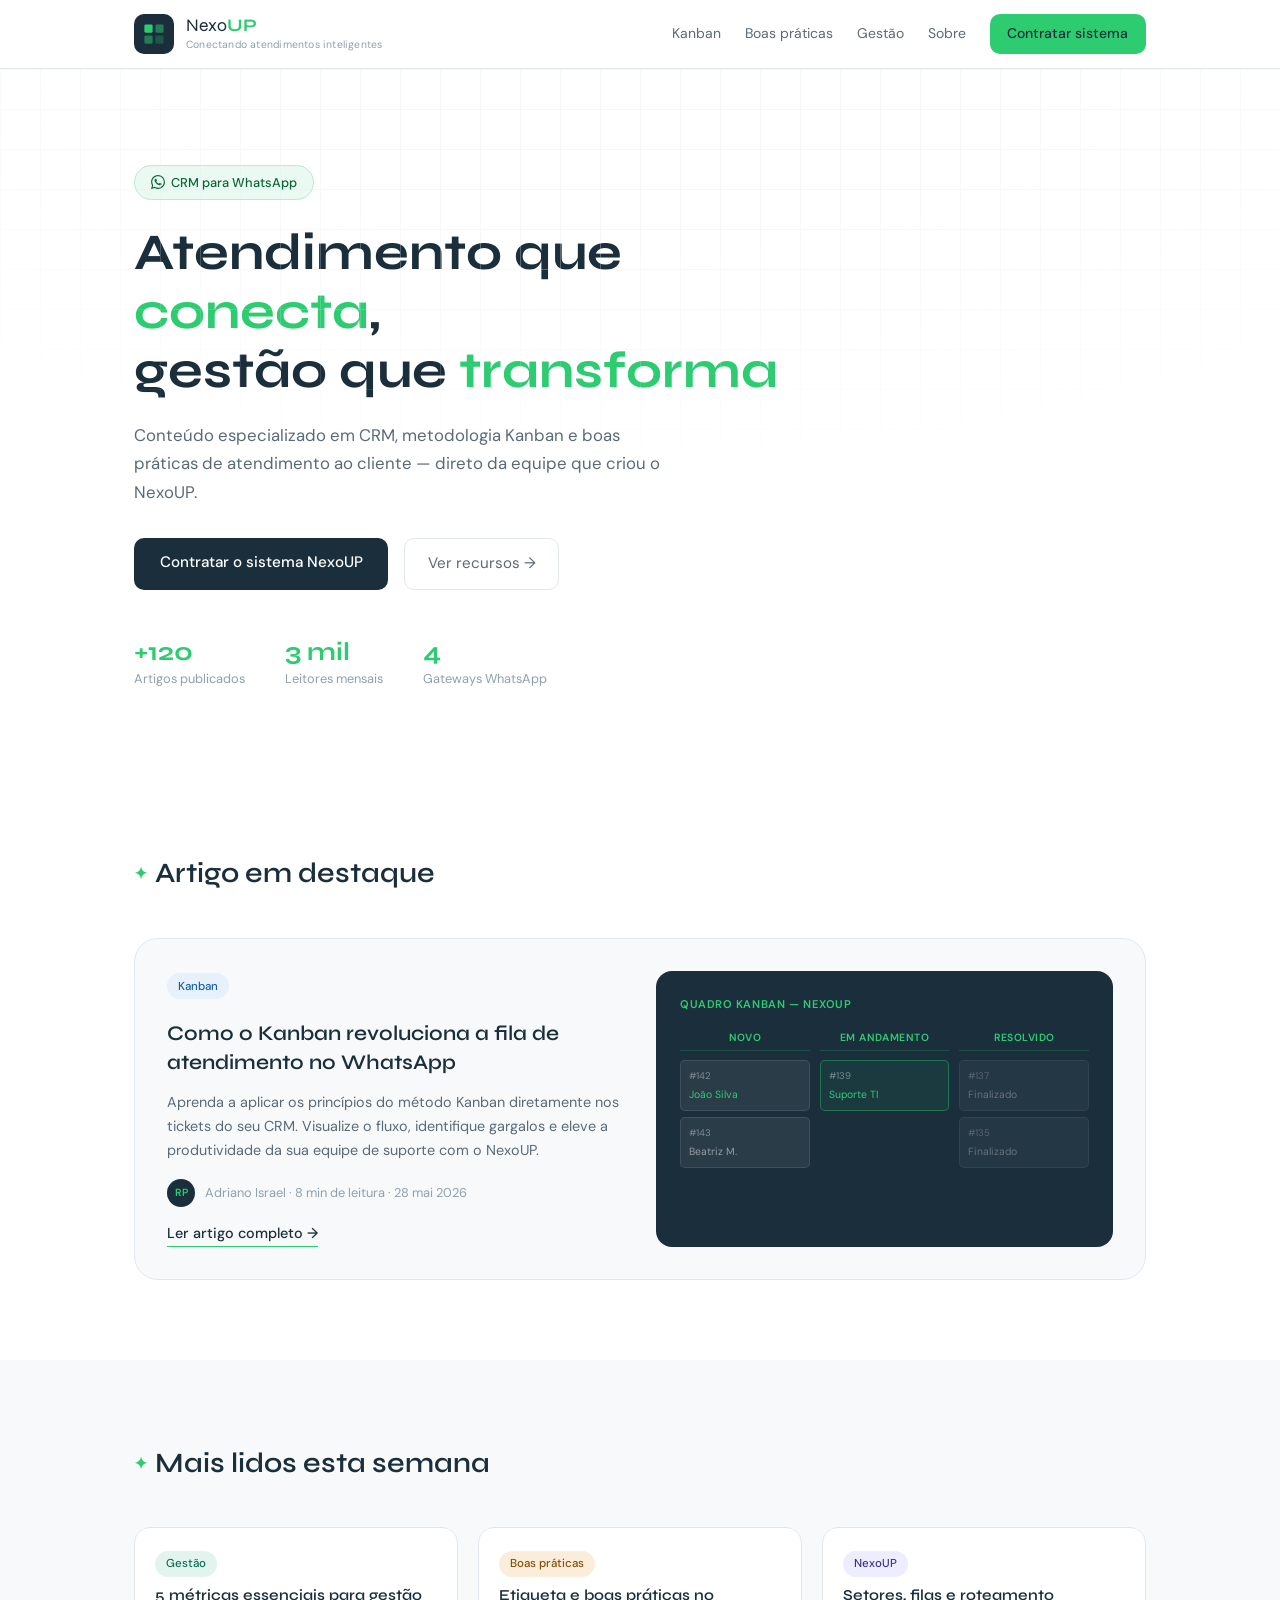
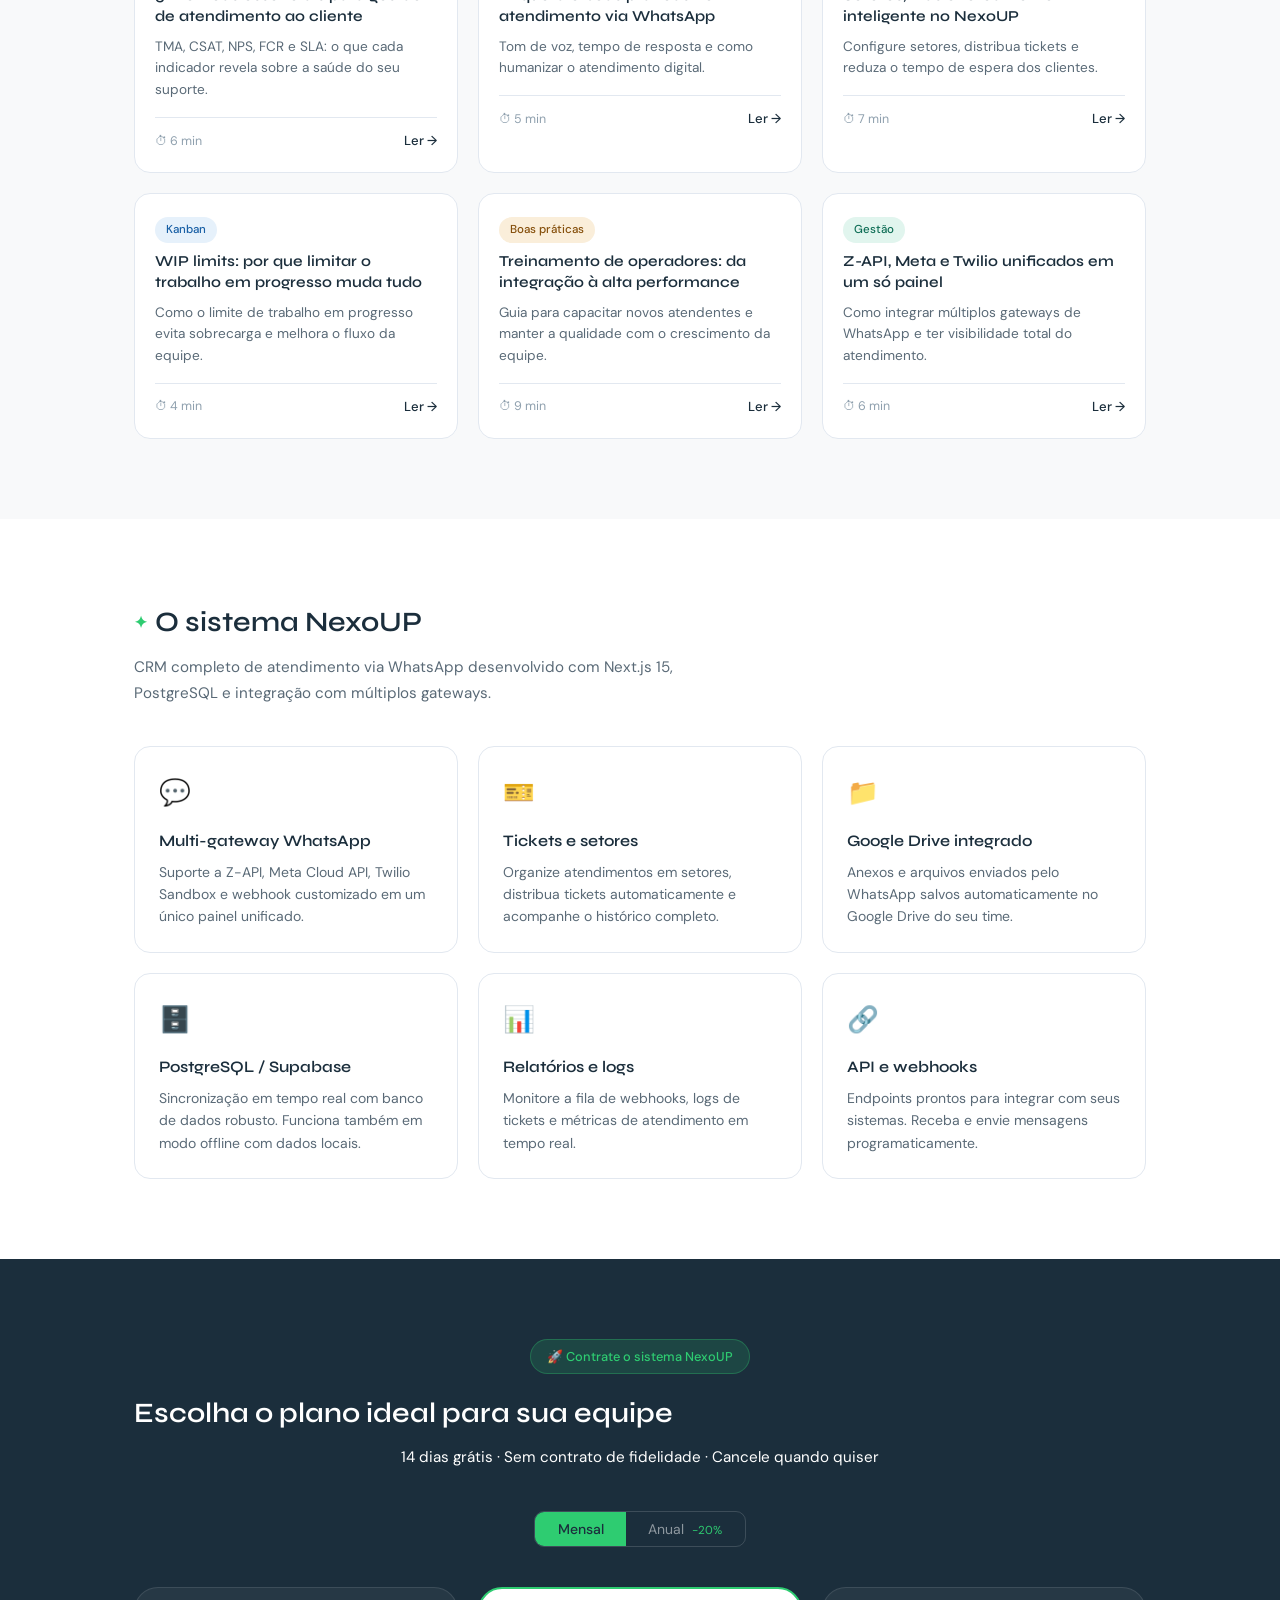
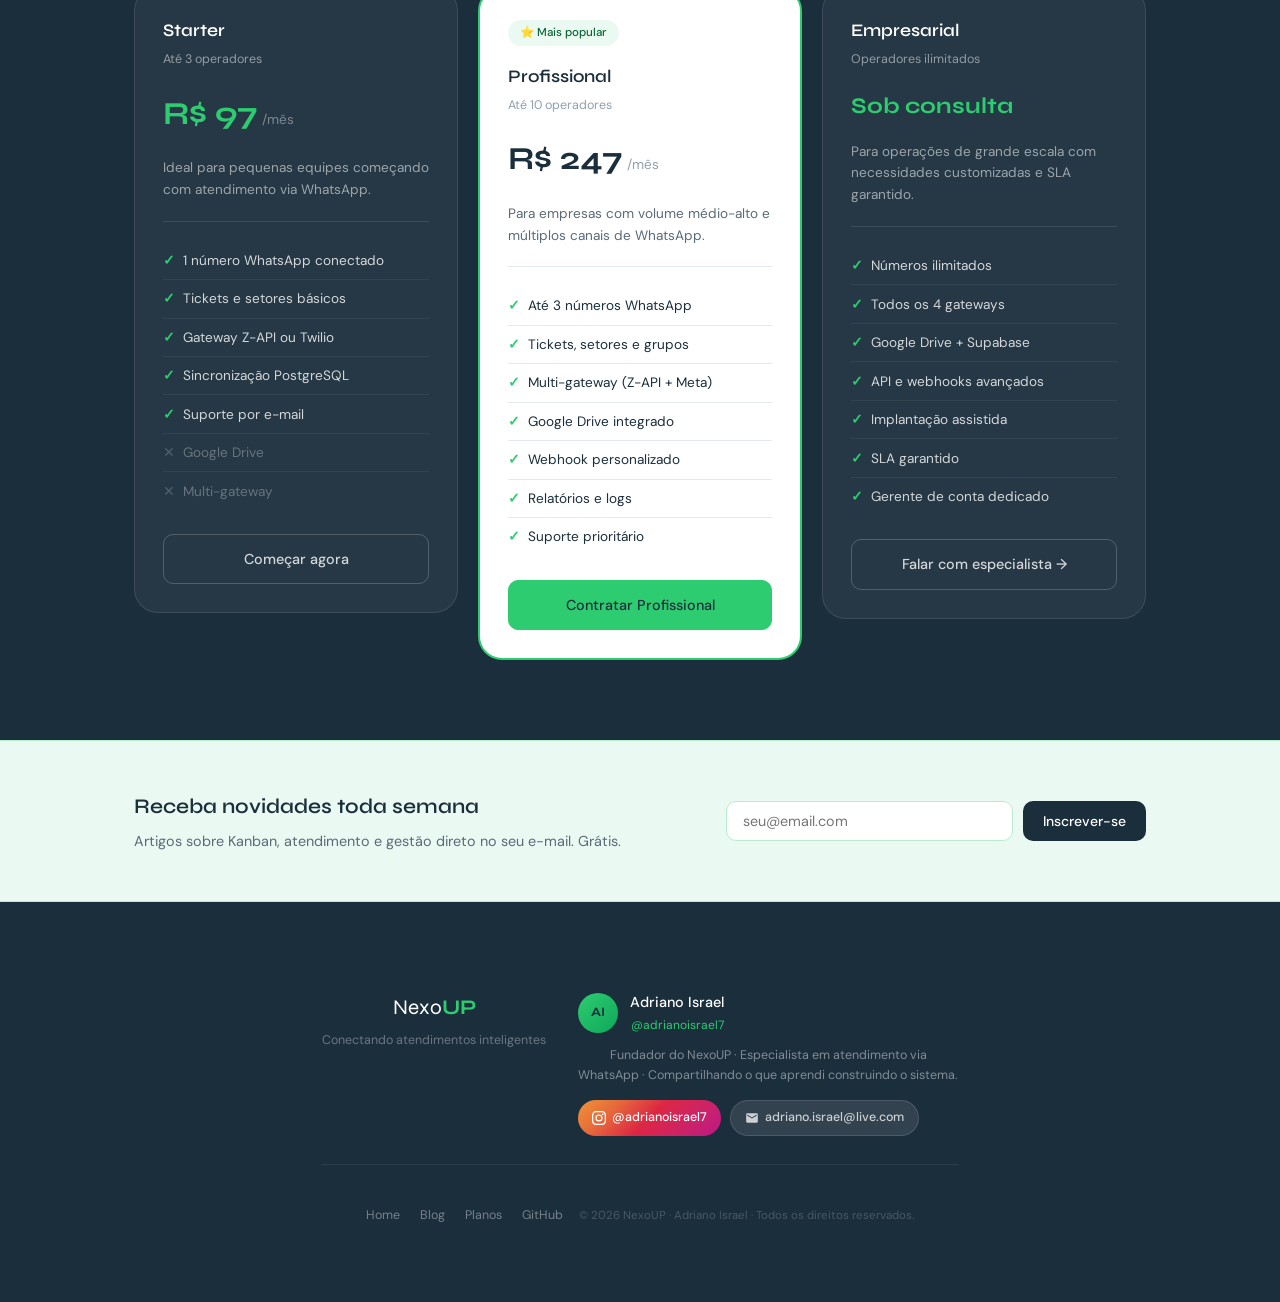
<file: index.html>
<!DOCTYPE html>
<html lang="pt-BR">
<head>
  <meta charset="UTF-8" />
  <meta name="viewport" content="width=device-width, initial-scale=1.0" />
  <title>NexoUP — CRM de Atendimento WhatsApp</title>
  <meta name="description" content="Blog e sistema NexoUP: CRM completo para atendimento via WhatsApp com tickets, setores, múltiplos gateways e Google Drive. Conteúdo sobre Kanban, gestão e boas práticas." />
  <meta name="keywords" content="CRM WhatsApp, atendimento ao cliente, Kanban, gestão de tickets, NexoUP" />
  <meta property="og:title" content="NexoUP — CRM de Atendimento WhatsApp" />
  <meta property="og:description" content="Conectando atendimentos inteligentes. Blog e sistema NexoUP." />
  <meta property="og:type" content="website" />
  <link rel="preconnect" href="https://fonts.googleapis.com" />
  <link rel="preconnect" href="https://fonts.gstatic.com" crossorigin />
  <link href="https://fonts.googleapis.com/css2?family=Syne:wght@400;500;600;700&family=DM+Sans:ital,wght@0,300;0,400;0,500;1,400&display=swap" rel="stylesheet" />
  <link rel="stylesheet" href="src/styles/main.css" />
</head>
<body>

  <!-- HEADER -->
  <header class="site-header" id="top">
    <div class="container header-inner">
      <a href="#top" class="logo-area">
        <div class="logo-icon">
          <svg viewBox="0 0 32 32" fill="none" xmlns="http://www.w3.org/2000/svg" aria-hidden="true">
            <rect x="2" y="2" width="12" height="12" rx="2" fill="#2ECC71"/>
            <rect x="18" y="2" width="12" height="12" rx="2" fill="#2ECC71" opacity=".5"/>
            <rect x="2" y="18" width="12" height="12" rx="2" fill="#2ECC71" opacity=".5"/>
            <rect x="18" y="18" width="12" height="12" rx="2" fill="#2ECC71" opacity=".25"/>
          </svg>
        </div>
        <div class="logo-text">
          <span class="logo-name">Nexo<strong>UP</strong></span>
          <span class="logo-tagline">Conectando atendimentos inteligentes</span>
        </div>
      </a>
      <nav class="header-nav" aria-label="Navegação principal">
        <a href="artigos/kanban.html" class="nav-link">Kanban</a>
        <a href="artigos/boas-praticas.html" class="nav-link">Boas práticas</a>
        <a href="artigos/gestao.html" class="nav-link">Gestão</a>
        <a href="#sobre" class="nav-link">Sobre</a>
        <a href="#planos" class="btn-header">Contratar sistema</a>
      </nav>
      <button class="menu-toggle" id="menuToggle" aria-label="Abrir menu" aria-expanded="false">
        <span></span><span></span><span></span>
      </button>
    </div>
    <div class="mobile-nav" id="mobileNav" aria-hidden="true">
      <a href="artigos/kanban.html" class="nav-link">Kanban</a>
      <a href="artigos/boas-praticas.html" class="nav-link">Boas práticas</a>
      <a href="artigos/gestao.html" class="nav-link">Gestão</a>
      <a href="#sobre" class="nav-link">Sobre</a>
      <a href="#planos" class="btn-header">Contratar sistema</a>
    </div>
  </header>

  <!-- HERO -->
  <section class="hero">
    <div class="container">
      <div class="hero-badge">
        <svg width="14" height="14" viewBox="0 0 24 24" fill="currentColor" aria-hidden="true"><path d="M17.472 14.382c-.297-.149-1.758-.867-2.03-.967-.273-.099-.471-.148-.67.15-.197.297-.767.966-.94 1.164-.173.199-.347.223-.644.075-.297-.15-1.255-.463-2.39-1.475-.883-.788-1.48-1.761-1.653-2.059-.173-.297-.018-.458.13-.606.134-.133.298-.347.446-.52.149-.174.198-.298.298-.497.099-.198.05-.371-.025-.52-.075-.149-.669-1.612-.916-2.207-.242-.579-.487-.5-.669-.51-.173-.008-.371-.01-.57-.01-.198 0-.52.074-.792.372-.272.297-1.04 1.016-1.04 2.479 0 1.462 1.065 2.875 1.213 3.074.149.198 2.096 3.2 5.077 4.487.709.306 1.262.489 1.694.625.712.227 1.36.195 1.871.118.571-.085 1.758-.719 2.006-1.413.248-.694.248-1.289.173-1.413-.074-.124-.272-.198-.57-.347m-5.421 7.403h-.004a9.87 9.87 0 01-5.031-1.378l-.361-.214-3.741.982.998-3.648-.235-.374a9.86 9.86 0 01-1.51-5.26c.001-5.45 4.436-9.884 9.888-9.884 2.64 0 5.122 1.03 6.988 2.898a9.825 9.825 0 012.893 6.994c-.003 5.45-4.437 9.884-9.885 9.884m8.413-18.297A11.815 11.815 0 0012.05 0C5.495 0 .16 5.335.157 11.892c0 2.096.547 4.142 1.588 5.945L.057 24l6.305-1.654a11.882 11.882 0 005.683 1.448h.005c6.554 0 11.89-5.335 11.893-11.893a11.821 11.821 0 00-3.48-8.413Z"/></svg>
        CRM para WhatsApp
      </div>
      <h1 class="hero-title">Atendimento que <span class="accent">conecta</span>,<br>gestão que <span class="accent">transforma</span></h1>
      <p class="hero-sub">Conteúdo especializado em CRM, metodologia Kanban e boas práticas de atendimento ao cliente — direto da equipe que criou o NexoUP.</p>
      <div class="hero-cta-row">
        <a href="#planos" class="btn-primary">Contratar o sistema NexoUP</a>
        <a href="#sobre" class="btn-ghost">Ver recursos →</a>
      </div>
      <div class="hero-stats">
        <div class="stat">
          <span class="stat-num">+120</span>
          <span class="stat-label">Artigos publicados</span>
        </div>
        <div class="stat">
          <span class="stat-num">3 mil</span>
          <span class="stat-label">Leitores mensais</span>
        </div>
        <div class="stat">
          <span class="stat-num">4</span>
          <span class="stat-label">Gateways WhatsApp</span>
        </div>
      </div>
    </div>
    <div class="hero-bg-grid" aria-hidden="true"></div>
  </section>

  <!-- ARTIGO DESTAQUE -->
  <section class="section" id="artigos">
    <div class="container">
      <div class="section-header">
        <h2 class="section-title">
          <span class="title-icon">✦</span> Artigo em destaque
        </h2>
      </div>
      <div class="featured-card">
        <div class="featured-content">
          <span class="cat-badge cat-kanban">Kanban</span>
          <h2>Como o Kanban revoluciona a fila de atendimento no WhatsApp</h2>
          <p>Aprenda a aplicar os princípios do método Kanban diretamente nos tickets do seu CRM. Visualize o fluxo, identifique gargalos e eleve a produtividade da sua equipe de suporte com o NexoUP.</p>
          <div class="article-meta">
            <div class="author-avatar">RP</div>
            <span class="meta-text">Adriano Israel · 8 min de leitura · 28 mai 2026</span>
          </div>
          <a href="artigos/artigo.html?artigo=kanban-fila-atendimento-whatsapp" class="read-link">Ler artigo completo →</a>
        </div>
        <div class="featured-visual" aria-label="Demonstração do quadro Kanban NexoUP">
          <div class="kanban-label">Quadro Kanban — NexoUP</div>
          <div class="kanban-board">
            <div class="kanban-col">
              <div class="kanban-col-header">Novo</div>
              <div class="kanban-card">
                <span class="ticket-id">#142</span>
                <span class="ticket-name accent-text">João Silva</span>
              </div>
              <div class="kanban-card">
                <span class="ticket-id">#143</span>
                <span class="ticket-name muted-text">Beatriz M.</span>
              </div>
            </div>
            <div class="kanban-col">
              <div class="kanban-col-header">Em andamento</div>
              <div class="kanban-card active-card">
                <span class="ticket-id">#139</span>
                <span class="ticket-name accent-text">Suporte TI</span>
              </div>
            </div>
            <div class="kanban-col">
              <div class="kanban-col-header">Resolvido</div>
              <div class="kanban-card done-card">
                <span class="ticket-id">#137</span>
                <span class="ticket-name muted-text">Finalizado</span>
              </div>
              <div class="kanban-card done-card">
                <span class="ticket-id">#135</span>
                <span class="ticket-name muted-text">Finalizado</span>
              </div>
            </div>
          </div>
        </div>
      </div>
    </div>
  </section>

  <!-- GRADE DE ARTIGOS -->
  <section class="section section-alt">
    <div class="container">
      <div class="section-header">
        <h2 class="section-title"><span class="title-icon">✦</span> Mais lidos esta semana</h2>
      </div>
      <div class="articles-grid">

        <article class="article-card" onclick="location.href='artigos/artigo.html?artigo=5-metricas-essenciais-gestao-atendimento'" style="cursor:pointer">
          <span class="cat-badge cat-gestao">Gestão</span>
          <h3>5 métricas essenciais para gestão de atendimento ao cliente</h3>
          <p>TMA, CSAT, NPS, FCR e SLA: o que cada indicador revela sobre a saúde do seu suporte.</p>
          <div class="card-footer">
            <span class="read-time">⏱ 6 min</span>
            <a href="artigos/artigo.html?artigo=5-metricas-essenciais-gestao-atendimento" class="read-link-sm">Ler →</a>
          </div>
        </article>

        <article class="article-card" onclick="location.href='artigos/artigo.html?artigo=etiqueta-boas-praticas-atendimento-whatsapp'" style="cursor:pointer">
          <span class="cat-badge cat-boas">Boas práticas</span>
          <h3>Etiqueta e boas práticas no atendimento via WhatsApp</h3>
          <p>Tom de voz, tempo de resposta e como humanizar o atendimento digital.</p>
          <div class="card-footer">
            <span class="read-time">⏱ 5 min</span>
            <a href="artigos/artigo.html?artigo=etiqueta-boas-praticas-atendimento-whatsapp" class="read-link-sm">Ler →</a>
          </div>
        </article>

        <article class="article-card" onclick="location.href='artigos/artigo.html?artigo=setores-filas-roteamento-nexoup'" style="cursor:pointer">
          <span class="cat-badge cat-crm">NexoUP</span>
          <h3>Setores, filas e roteamento inteligente no NexoUP</h3>
          <p>Configure setores, distribua tickets e reduza o tempo de espera dos clientes.</p>
          <div class="card-footer">
            <span class="read-time">⏱ 7 min</span>
            <a href="artigos/artigo.html?artigo=setores-filas-roteamento-nexoup" class="read-link-sm">Ler →</a>
          </div>
        </article>

        <article class="article-card" onclick="location.href='artigos/artigo.html?artigo=wip-limits-trabalho-em-progresso'" style="cursor:pointer">
          <span class="cat-badge cat-kanban">Kanban</span>
          <h3>WIP limits: por que limitar o trabalho em progresso muda tudo</h3>
          <p>Como o limite de trabalho em progresso evita sobrecarga e melhora o fluxo da equipe.</p>
          <div class="card-footer">
            <span class="read-time">⏱ 4 min</span>
            <a href="artigos/artigo.html?artigo=wip-limits-trabalho-em-progresso" class="read-link-sm">Ler →</a>
          </div>
        </article>

        <article class="article-card" onclick="location.href='artigos/artigo.html?artigo=treinamento-operadores-alta-performance'" style="cursor:pointer">
          <span class="cat-badge cat-boas">Boas práticas</span>
          <h3>Treinamento de operadores: da integração à alta performance</h3>
          <p>Guia para capacitar novos atendentes e manter a qualidade com o crescimento da equipe.</p>
          <div class="card-footer">
            <span class="read-time">⏱ 9 min</span>
            <a href="artigos/artigo.html?artigo=treinamento-operadores-alta-performance" class="read-link-sm">Ler →</a>
          </div>
        </article>

        <article class="article-card" onclick="location.href='artigos/artigo.html?artigo=zapi-meta-twilio-painel-unificado'" style="cursor:pointer">
          <span class="cat-badge cat-gestao">Gestão</span>
          <h3>Z-API, Meta e Twilio unificados em um só painel</h3>
          <p>Como integrar múltiplos gateways de WhatsApp e ter visibilidade total do atendimento.</p>
          <div class="card-footer">
            <span class="read-time">⏱ 6 min</span>
            <a href="artigos/artigo.html?artigo=zapi-meta-twilio-painel-unificado" class="read-link-sm">Ler →</a>
          </div>
        </article>

      </div>
    </div>
  </section>

  <!-- SOBRE O SISTEMA -->
  <section class="section" id="sobre">
    <div class="container">
      <div class="section-header">
        <h2 class="section-title"><span class="title-icon">✦</span> O sistema NexoUP</h2>
        <p class="section-desc">CRM completo de atendimento via WhatsApp desenvolvido com Next.js 15, PostgreSQL e integração com múltiplos gateways.</p>
      </div>
      <div class="features-grid">
        <div class="feature-card">
          <div class="feature-icon">💬</div>
          <h3>Multi-gateway WhatsApp</h3>
          <p>Suporte a Z-API, Meta Cloud API, Twilio Sandbox e webhook customizado em um único painel unificado.</p>
        </div>
        <div class="feature-card">
          <div class="feature-icon">🎫</div>
          <h3>Tickets e setores</h3>
          <p>Organize atendimentos em setores, distribua tickets automaticamente e acompanhe o histórico completo.</p>
        </div>
        <div class="feature-card">
          <div class="feature-icon">📁</div>
          <h3>Google Drive integrado</h3>
          <p>Anexos e arquivos enviados pelo WhatsApp salvos automaticamente no Google Drive do seu time.</p>
        </div>
        <div class="feature-card">
          <div class="feature-icon">🗄️</div>
          <h3>PostgreSQL / Supabase</h3>
          <p>Sincronização em tempo real com banco de dados robusto. Funciona também em modo offline com dados locais.</p>
        </div>
        <div class="feature-card">
          <div class="feature-icon">📊</div>
          <h3>Relatórios e logs</h3>
          <p>Monitore a fila de webhooks, logs de tickets e métricas de atendimento em tempo real.</p>
        </div>
        <div class="feature-card">
          <div class="feature-icon">🔗</div>
          <h3>API e webhooks</h3>
          <p>Endpoints prontos para integrar com seus sistemas. Receba e envie mensagens programaticamente.</p>
        </div>
      </div>
    </div>
  </section>

  <!-- PLANOS -->
  <section class="section section-plans" id="planos">
    <div class="container">
      <div class="section-header centered">
        <div class="sys-tag">🚀 Contrate o sistema NexoUP</div>
        <h2 class="section-title">Escolha o plano ideal para sua equipe</h2>
        <p class="section-desc">14 dias grátis · Sem contrato de fidelidade · Cancele quando quiser</p>
      </div>

      <div class="billing-toggle">
        <button class="toggle-btn active" id="btnMensal" onclick="setToggle('mensal')">Mensal</button>
        <button class="toggle-btn" id="btnAnual" onclick="setToggle('anual')">Anual <span class="discount-badge">−20%</span></button>
      </div>

      <div class="plans-grid">

        <div class="plan-card">
          <div class="plan-header">
            <div class="plan-name">Starter</div>
            <div class="plan-users">Até 3 operadores</div>
          </div>
          <div class="plan-price">
            <span class="price-val" id="priceStarter">R$ 97</span>
            <span class="price-period">/mês</span>
          </div>
          <p class="plan-desc">Ideal para pequenas equipes começando com atendimento via WhatsApp.</p>
          <ul class="plan-features">
            <li class="yes">1 número WhatsApp conectado</li>
            <li class="yes">Tickets e setores básicos</li>
            <li class="yes">Gateway Z-API ou Twilio</li>
            <li class="yes">Sincronização PostgreSQL</li>
            <li class="yes">Suporte por e-mail</li>
            <li class="no">Google Drive</li>
            <li class="no">Multi-gateway</li>
          </ul>
          <a href="mailto:adriano.israel@live.com?subject=Plano Starter NexoUP" class="btn-plan">Começar agora</a>
        </div>

        <div class="plan-card featured-plan">
          <div class="plan-badge-top">⭐ Mais popular</div>
          <div class="plan-header">
            <div class="plan-name">Profissional</div>
            <div class="plan-users">Até 10 operadores</div>
          </div>
          <div class="plan-price">
            <span class="price-val" id="pricePro">R$ 247</span>
            <span class="price-period">/mês</span>
          </div>
          <p class="plan-desc">Para empresas com volume médio-alto e múltiplos canais de WhatsApp.</p>
          <ul class="plan-features">
            <li class="yes">Até 3 números WhatsApp</li>
            <li class="yes">Tickets, setores e grupos</li>
            <li class="yes">Multi-gateway (Z-API + Meta)</li>
            <li class="yes">Google Drive integrado</li>
            <li class="yes">Webhook personalizado</li>
            <li class="yes">Relatórios e logs</li>
            <li class="yes">Suporte prioritário</li>
          </ul>
          <a href="mailto:adriano.israel@live.com?subject=Plano Profissional NexoUP" class="btn-plan btn-plan-featured">Contratar Profissional</a>
        </div>

        <div class="plan-card">
          <div class="plan-header">
            <div class="plan-name">Empresarial</div>
            <div class="plan-users">Operadores ilimitados</div>
          </div>
          <div class="plan-price">
            <span class="price-val" style="font-size:1.4rem">Sob consulta</span>
          </div>
          <p class="plan-desc">Para operações de grande escala com necessidades customizadas e SLA garantido.</p>
          <ul class="plan-features">
            <li class="yes">Números ilimitados</li>
            <li class="yes">Todos os 4 gateways</li>
            <li class="yes">Google Drive + Supabase</li>
            <li class="yes">API e webhooks avançados</li>
            <li class="yes">Implantação assistida</li>
            <li class="yes">SLA garantido</li>
            <li class="yes">Gerente de conta dedicado</li>
          </ul>
          <a href="mailto:adriano.israel@live.com?subject=Plano Empresarial NexoUP" class="btn-plan">Falar com especialista →</a>
        </div>

      </div>
    </div>
  </section>

  <!-- NEWSLETTER -->
  <section class="newsletter-section">
    <div class="container newsletter-inner">
      <div class="newsletter-text">
        <h2>Receba novidades toda semana</h2>
        <p>Artigos sobre Kanban, atendimento e gestão direto no seu e-mail. Grátis.</p>
      </div>
      <form class="newsletter-form" onsubmit="handleNewsletter(event)">
        <input type="email" id="nlEmail" placeholder="seu@email.com" required aria-label="Seu e-mail" />
        <button type="submit">Inscrever-se</button>
      </form>
    </div>
  </section>

  <!-- FOOTER -->
  <footer class="site-footer">
    <div class="container footer-inner">
      <div class="footer-top">
        <div class="footer-brand">
          <div class="footer-logo">Nexo<strong>UP</strong></div>
          <p class="footer-tagline">Conectando atendimentos inteligentes</p>
        </div>
        <div class="footer-author">
          <div class="author-chip">
            <div class="author-chip-avatar">AI</div>
            <div>
              <span class="author-chip-name">Adriano Israel</span>
              <span class="author-chip-handle">@adrianoisrael7</span>
            </div>
          </div>
          <p class="author-chip-bio">Fundador do NexoUP · Especialista em atendimento via WhatsApp · Compartilhando o que aprendi construindo o sistema.</p>
          <div class="author-chip-links">
            <a href="https://instagram.com/adrianoisrael7" target="_blank" rel="noopener" class="social-btn instagram">
              <svg width="14" height="14" viewBox="0 0 24 24" fill="currentColor"><path d="M12 2.163c3.204 0 3.584.012 4.85.07 3.252.148 4.771 1.691 4.919 4.919.058 1.265.069 1.645.069 4.849 0 3.205-.012 3.584-.069 4.849-.149 3.225-1.664 4.771-4.919 4.919-1.266.058-1.644.07-4.85.07-3.204 0-3.584-.012-4.849-.07-3.26-.149-4.771-1.699-4.919-4.92-.058-1.265-.07-1.644-.07-4.849 0-3.204.013-3.583.07-4.849.149-3.227 1.664-4.771 4.919-4.919 1.266-.057 1.645-.069 4.849-.069zM12 0C8.741 0 8.333.014 7.053.072 2.695.272.273 2.69.073 7.052.014 8.333 0 8.741 0 12c0 3.259.014 3.668.072 4.948.2 4.358 2.618 6.78 6.98 6.98C8.333 23.986 8.741 24 12 24c3.259 0 3.668-.014 4.948-.072 4.354-.2 6.782-2.618 6.979-6.98.059-1.28.073-1.689.073-4.948 0-3.259-.014-3.667-.072-4.947-.196-4.354-2.617-6.78-6.979-6.98C15.668.014 15.259 0 12 0zm0 5.838a6.162 6.162 0 100 12.324 6.162 6.162 0 000-12.324zM12 16a4 4 0 110-8 4 4 0 010 8zm6.406-11.845a1.44 1.44 0 100 2.881 1.44 1.44 0 000-2.881z"/></svg>
              @adrianoisrael7
            </a>
            <a href="mailto:adriano.israel@live.com" class="social-btn email">
              <svg width="14" height="14" viewBox="0 0 24 24" fill="currentColor"><path d="M20 4H4c-1.1 0-2 .9-2 2v12c0 1.1.9 2 2 2h16c1.1 0 2-.9 2-2V6c0-1.1-.9-2-2-2zm0 4l-8 5-8-5V6l8 5 8-5v2z"/></svg>
              adriano.israel@live.com
            </a>
          </div>
        </div>
      </div>
      <div class="footer-bottom">
        <nav class="footer-nav" aria-label="Links do rodapé">
          <a href="#top">Home</a>
          <a href="#artigos">Blog</a>
          <a href="#planos">Planos</a>
          <a href="https://github.com/adrianois/blog-nexoup" target="_blank" rel="noopener">GitHub</a>
        </nav>
        <p class="footer-copy">&copy; 2026 NexoUP &middot; Adriano Israel &middot; Todos os direitos reservados.</p>
      </div>
    </div>
  </footer>

  <script src="src/components/main.js"></script>
</body>
</html>
</file>
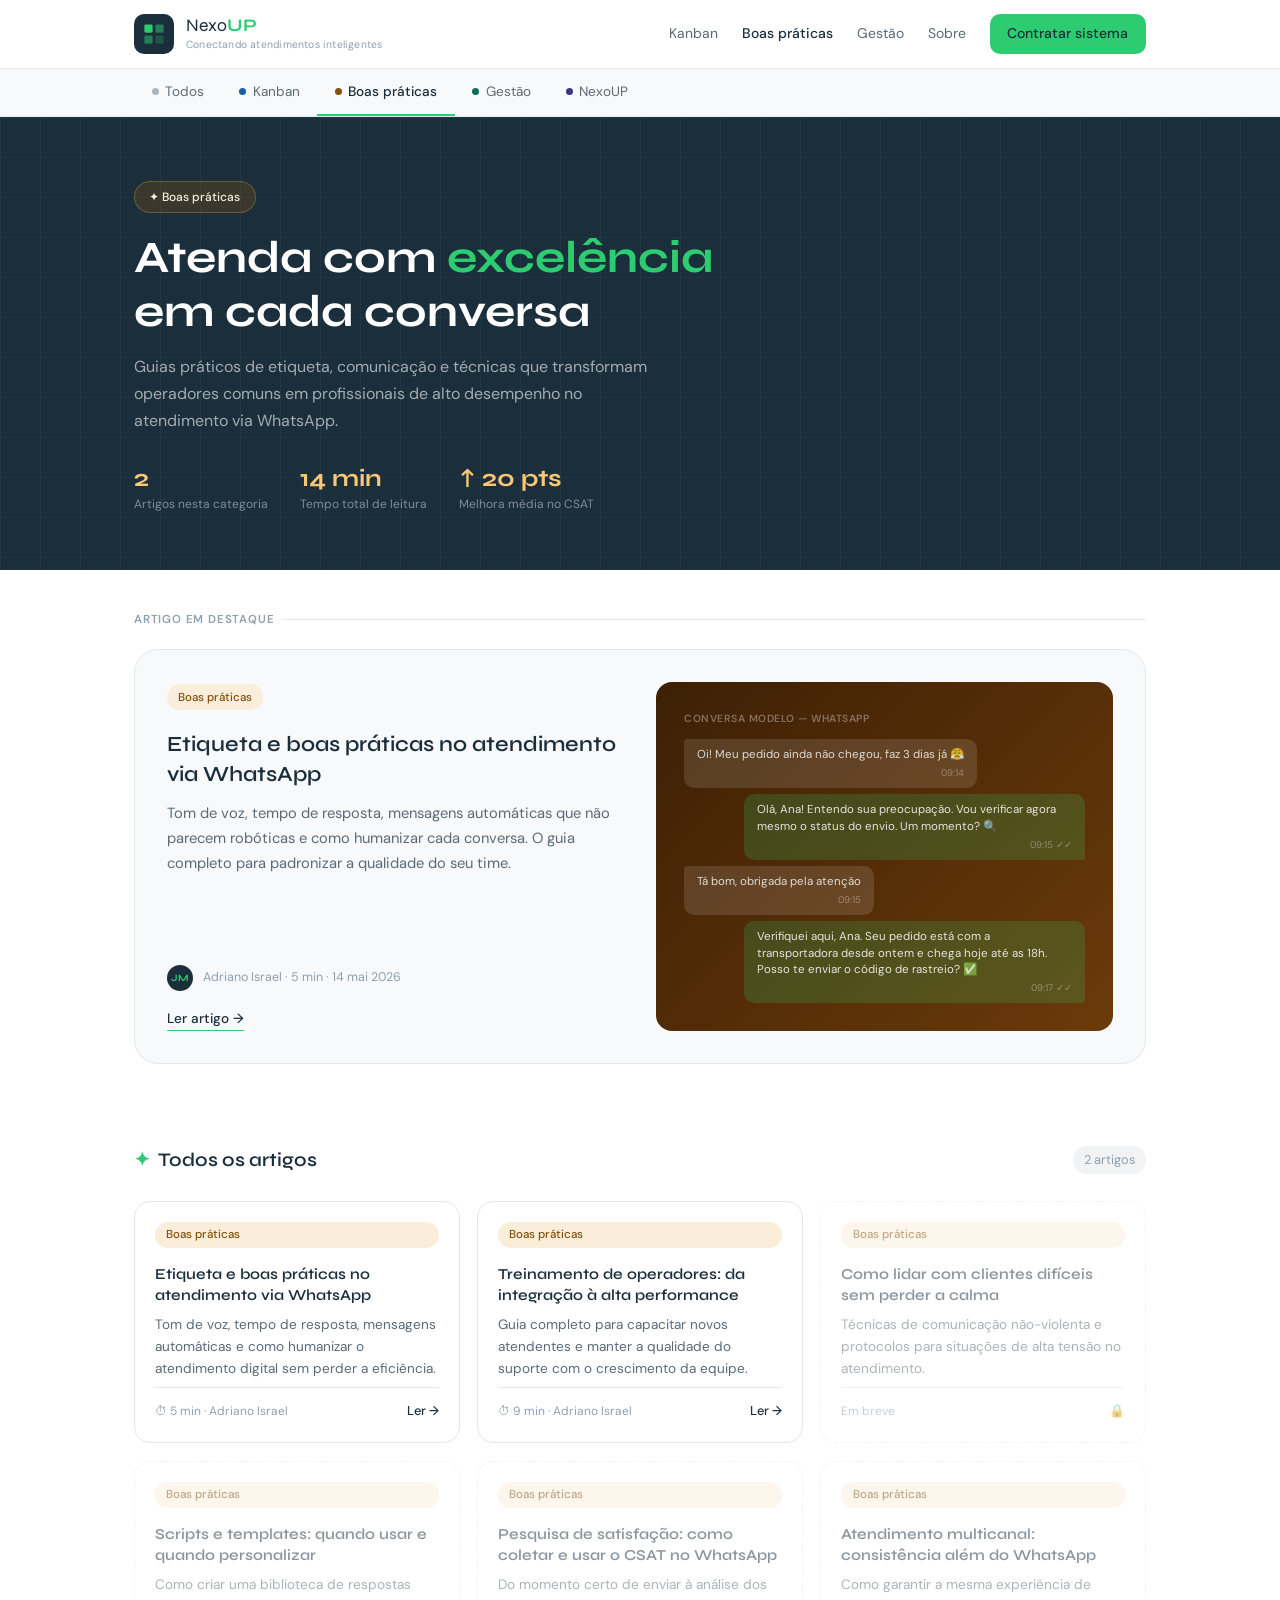
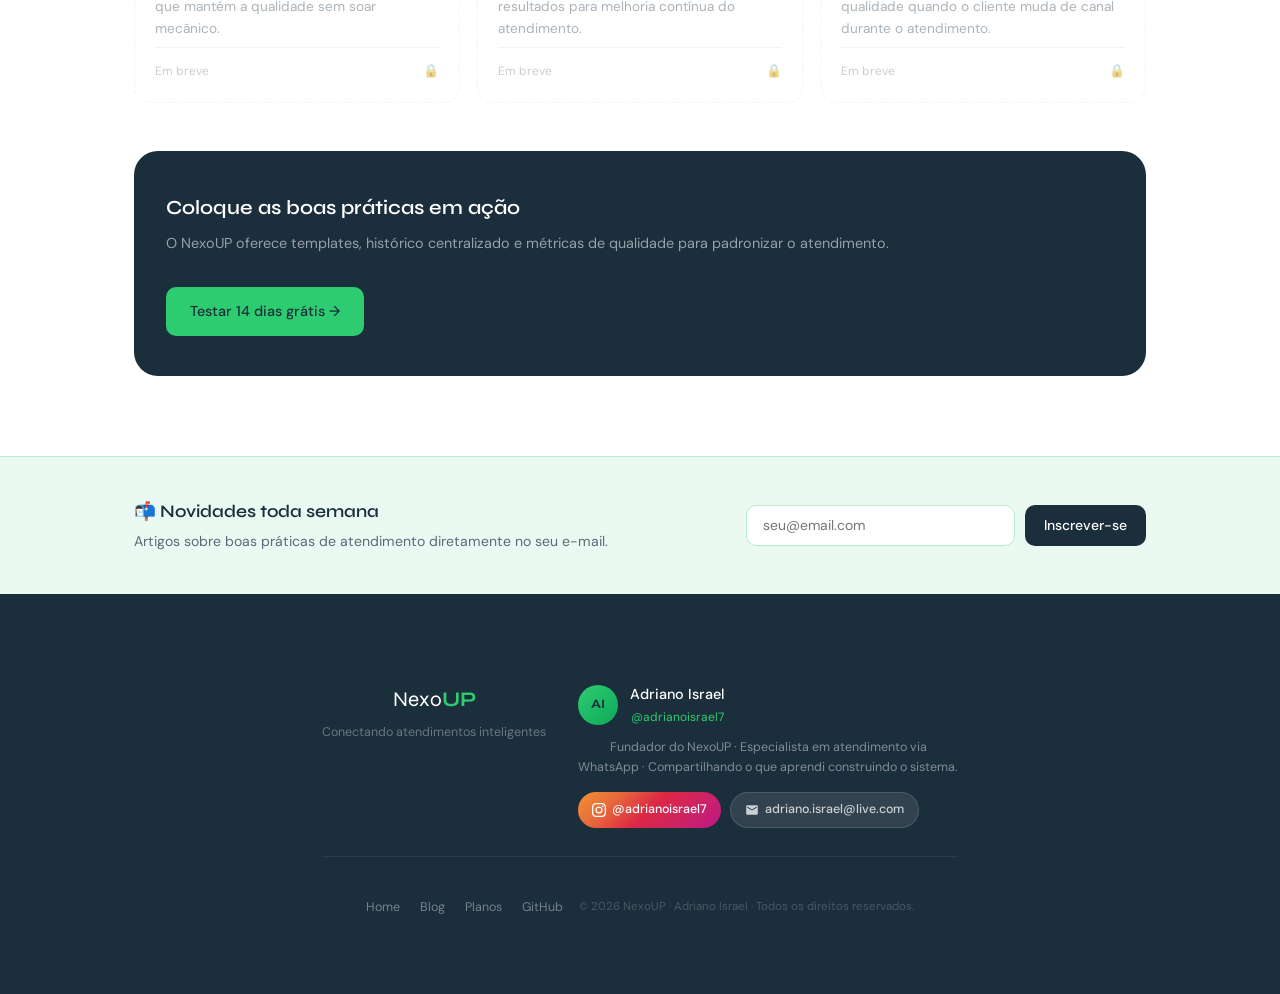
<file: artigos/boas-praticas.html>
<!DOCTYPE html>
<html lang="pt-BR">
<head>
  <meta charset="UTF-8" />
  <meta name="viewport" content="width=device-width, initial-scale=1.0" />
  <title>Boas Práticas de Atendimento — NexoUP Blog</title>
  <meta name="description" content="Guias, dicas e boas práticas para excelência no atendimento ao cliente via WhatsApp. Conteúdo da equipe NexoUP." />
  <link rel="preconnect" href="https://fonts.googleapis.com" />
  <link rel="preconnect" href="https://fonts.gstatic.com" crossorigin />
  <link href="https://fonts.googleapis.com/css2?family=Syne:wght@400;500;600;700&family=DM+Sans:ital,wght@0,300;0,400;0,500;1,400&display=swap" rel="stylesheet" />
  <link rel="stylesheet" href="../src/styles/main.css" />
  <style>

    /* ── CATEGORY NAV ── */
    .cat-nav {
      background: var(--gray-50);
      border-bottom: 1px solid var(--border);
    }
    .cat-nav-inner {
      display: flex;
      gap: 0;
      overflow-x: auto;
      scrollbar-width: none;
    }
    .cat-nav-inner::-webkit-scrollbar { display: none; }
    .cat-pill {
      display: inline-flex;
      align-items: center;
      gap: .4rem;
      padding: .7rem 1.1rem;
      font-size: .85rem;
      color: var(--text-secondary);
      white-space: nowrap;
      border-bottom: 2px solid transparent;
      transition: color var(--transition), border-color var(--transition);
      text-decoration: none;
    }
    .cat-pill:hover { color: var(--navy); }
    .cat-pill.active {
      color: var(--navy);
      border-bottom-color: var(--green);
      font-weight: 500;
    }
    .cat-pill .dot {
      width: 7px; height: 7px;
      border-radius: 50%;
      flex-shrink: 0;
    }

    /* ── CATEGORY HERO ── */
    .cat-hero {
      background: var(--navy);
      padding: 4rem 0 3.5rem;
      position: relative;
      overflow: hidden;
    }
    .cat-hero::before {
      content: '';
      position: absolute;
      inset: 0;
      background-image:
        linear-gradient(rgba(255,255,255,.03) 1px, transparent 1px),
        linear-gradient(90deg, rgba(255,255,255,.03) 1px, transparent 1px);
      background-size: 40px 40px;
    }
    .cat-hero .container { position: relative; }
    .cat-hero-badge {
      display: inline-flex;
      align-items: center;
      gap: .45rem;
      font-size: .75rem;
      font-weight: 500;
      padding: .3rem .9rem;
      border-radius: 20px;
      margin-bottom: 1.1rem;
    }
    .badge-boas { background: rgba(133,79,11,.3); color: #FAEEDA; border: 1px solid rgba(250,200,75,.25); }
    .badge-gestao { background: rgba(15,110,86,.25); color: #b7f5e0; border: 1px solid rgba(46,204,113,.25); }

    .cat-hero h1 {
      font-family: var(--font-heading);
      font-size: clamp(1.8rem, 4vw, 2.8rem);
      font-weight: 700;
      color: var(--white);
      line-height: 1.2;
      margin-bottom: .9rem;
      max-width: 580px;
    }
    .cat-hero h1 span { color: var(--green); }
    .cat-hero p {
      font-size: 1rem;
      color: rgba(255,255,255,.6);
      max-width: 520px;
      line-height: 1.7;
      margin-bottom: 2rem;
    }
    .cat-hero-stats {
      display: flex;
      gap: 2rem;
      flex-wrap: wrap;
    }
    .cat-stat-num {
      display: block;
      font-family: var(--font-heading);
      font-size: 1.5rem;
      font-weight: 700;
      line-height: 1;
    }
    .cat-stat-label {
      display: block;
      font-size: .75rem;
      color: rgba(255,255,255,.45);
      margin-top: 3px;
    }
    .cat-stat-num.boas-color { color: #FAC775; }
    .cat-stat-num.gestao-color { color: var(--green); }

    /* ── FEATURED STRIP ── */
    .featured-strip {
      background: var(--white);
      padding: 2.5rem 0 0;
    }
    .strip-label {
      font-size: .72rem;
      font-weight: 600;
      text-transform: uppercase;
      letter-spacing: .07em;
      color: var(--text-muted);
      margin-bottom: 1.2rem;
      display: flex;
      align-items: center;
      gap: .5rem;
    }
    .strip-label::after {
      content: '';
      flex: 1;
      height: 1px;
      background: var(--border);
    }

    /* ── FEATURED CARD (large) ── */
    .featured-article {
      display: grid;
      grid-template-columns: 1fr 1fr;
      gap: 2rem;
      background: var(--gray-50);
      border: 1px solid var(--border);
      border-radius: var(--radius-xl);
      padding: 2rem;
      margin-bottom: 2.5rem;
      text-decoration: none;
      transition: border-color var(--transition), box-shadow var(--transition);
    }
    .featured-article:hover {
      border-color: var(--green-border);
      box-shadow: var(--shadow-md);
    }
    .fa-content { display: flex; flex-direction: column; justify-content: space-between; }
    .fa-content h2 {
      font-family: var(--font-heading);
      font-size: 1.35rem;
      font-weight: 600;
      color: var(--navy);
      line-height: 1.35;
      margin: .75rem 0 .75rem;
    }
    .fa-content p {
      font-size: .92rem;
      color: var(--text-secondary);
      line-height: 1.7;
      flex: 1;
    }
    .fa-meta {
      display: flex;
      align-items: center;
      gap: .6rem;
      margin-top: 1.25rem;
    }
    .fa-avatar {
      width: 26px; height: 26px;
      border-radius: 50%;
      background: var(--navy);
      color: var(--green);
      font-size: .6rem;
      font-weight: 700;
      display: flex; align-items: center; justify-content: center;
      flex-shrink: 0;
      font-family: var(--font-heading);
    }
    .fa-meta-text { font-size: .78rem; color: var(--text-muted); }
    .fa-read {
      display: inline-flex;
      align-items: center;
      gap: .3rem;
      font-size: .85rem;
      font-weight: 500;
      color: var(--navy);
      margin-top: 1rem;
      border-bottom: 1px solid var(--green);
      width: fit-content;
    }

    /* featured visual panel */
    .fa-visual {
      border-radius: var(--radius-lg);
      display: flex;
      flex-direction: column;
      justify-content: center;
      align-items: center;
      gap: .75rem;
      padding: 1.75rem;
      min-height: 220px;
    }
    .fa-visual.boas-bg { background: linear-gradient(135deg, #3d2005 0%, #6b3a0a 100%); }
    .fa-visual.gestao-bg { background: linear-gradient(135deg, var(--navy) 0%, #1a4a35 100%); }

    .chat-demo {
      width: 100%;
      display: flex;
      flex-direction: column;
      gap: .4rem;
    }
    .cd-bubble {
      padding: .5rem .8rem;
      border-radius: 10px;
      font-size: .72rem;
      line-height: 1.45;
      max-width: 85%;
    }
    .cd-bubble.recv { background: rgba(255,255,255,.12); color: rgba(255,255,255,.8); align-self: flex-start; border-radius: 3px 10px 10px 10px; }
    .cd-bubble.sent { background: rgba(46,204,113,.2); color: rgba(255,255,255,.85); align-self: flex-end; border-radius: 10px 10px 3px 10px; }
    .cd-bubble small { display: block; font-size: .6rem; color: rgba(255,255,255,.35); margin-top: 2px; text-align: right; }
    .cd-label { font-size: .65rem; font-weight: 600; color: rgba(255,255,255,.35); text-transform: uppercase; letter-spacing: .05em; align-self: flex-start; }

    .metrics-mini {
      display: grid;
      grid-template-columns: 1fr 1fr;
      gap: .5rem;
      width: 100%;
    }
    .mm-block {
      background: rgba(255,255,255,.07);
      border: 1px solid rgba(255,255,255,.1);
      border-radius: var(--radius-md);
      padding: .6rem .75rem;
      text-align: center;
    }
    .mm-val {
      font-family: var(--font-heading);
      font-size: 1.1rem;
      font-weight: 700;
      color: var(--green);
      display: block;
      line-height: 1;
    }
    .mm-label {
      font-size: .6rem;
      color: rgba(255,255,255,.4);
      text-transform: uppercase;
      letter-spacing: .04em;
      margin-top: 2px;
    }

    /* ── ARTICLES GRID ── */
    .articles-section { padding: 2.5rem 0 5rem; }
    .section-row {
      display: flex;
      align-items: center;
      justify-content: space-between;
      margin-bottom: 1.5rem;
      gap: 1rem;
      flex-wrap: wrap;
    }
    .section-row h2 {
      font-family: var(--font-heading);
      font-size: 1.2rem;
      font-weight: 600;
      color: var(--navy);
      display: flex;
      align-items: center;
      gap: .5rem;
    }
    .section-row h2 span { color: var(--green); }
    .art-count {
      font-size: .8rem;
      color: var(--text-muted);
      background: var(--gray-100);
      padding: .2rem .7rem;
      border-radius: 20px;
    }

    .cat-articles-grid {
      display: grid;
      grid-template-columns: repeat(3, 1fr);
      gap: 1.1rem;
    }

    .cat-article-card {
      background: var(--white);
      border: 1px solid var(--border);
      border-radius: var(--radius-lg);
      padding: 1.25rem;
      text-decoration: none;
      display: flex;
      flex-direction: column;
      gap: .5rem;
      transition: border-color var(--transition), box-shadow var(--transition), transform var(--transition);
    }
    .cat-article-card:hover {
      border-color: var(--green-border);
      box-shadow: var(--shadow-md);
      transform: translateY(-2px);
    }
    .cat-article-card h3 {
      font-family: var(--font-heading);
      font-size: .95rem;
      font-weight: 600;
      color: var(--navy);
      line-height: 1.4;
    }
    .cat-article-card p {
      font-size: .85rem;
      color: var(--text-secondary);
      line-height: 1.6;
      flex: 1;
    }
    .card-foot {
      display: flex;
      align-items: center;
      justify-content: space-between;
      padding-top: .75rem;
      border-top: 1px solid var(--border);
      margin-top: auto;
    }
    .card-time { font-size: .75rem; color: var(--text-muted); }
    .card-arrow { font-size: .8rem; font-weight: 500; color: var(--navy); }

    /* ── CTA BANNER ── */
    .cat-cta {
      background: var(--navy);
      border-radius: var(--radius-xl);
      padding: 2.5rem 2rem;
      display: flex;
      align-items: center;
      justify-content: space-between;
      gap: 2rem;
      margin-top: 3rem;
      flex-wrap: wrap;
    }
    .cat-cta h3 {
      font-family: var(--font-heading);
      font-size: 1.25rem;
      font-weight: 600;
      color: var(--white);
      margin-bottom: .35rem;
    }
    .cat-cta p { font-size: .9rem; color: rgba(255,255,255,.55); }
    .cat-cta a {
      display: inline-block;
      background: var(--green);
      color: var(--navy);
      font-size: .9rem;
      font-weight: 500;
      padding: .75rem 1.5rem;
      border-radius: var(--radius-md);
      white-space: nowrap;
      transition: background var(--transition);
      text-decoration: none;
    }
    .cat-cta a:hover { background: var(--green-dark); color: var(--white); }

    /* ── NEWSLETTER ── */
    .nl-section {
      background: var(--green-light);
      border-top: 1px solid var(--green-border);
      padding: 2.5rem 0;
    }
    .nl-inner {
      display: flex;
      align-items: center;
      justify-content: space-between;
      gap: 1.5rem;
      flex-wrap: wrap;
    }
    .nl-text h3 {
      font-family: var(--font-heading);
      font-size: 1.1rem;
      font-weight: 600;
      color: var(--navy);
      margin-bottom: .2rem;
    }
    .nl-text p { font-size: .88rem; color: var(--text-secondary); }
    .nl-form { display: flex; gap: .6rem; flex: 1; min-width: 240px; max-width: 400px; }
    .nl-form input {
      flex: 1;
      padding: .65rem 1rem;
      border-radius: var(--radius-md);
      border: 1px solid var(--green-border);
      background: var(--white);
      font-size: .875rem;
      font-family: var(--font-body);
      color: var(--text-primary);
      outline: none;
    }
    .nl-form input:focus { border-color: var(--green); }
    .nl-form button {
      background: var(--navy);
      color: var(--white);
      font-size: .875rem;
      font-weight: 500;
      font-family: var(--font-body);
      padding: .65rem 1.2rem;
      border-radius: var(--radius-md);
      border: none;
      cursor: pointer;
      white-space: nowrap;
    }
    .nl-form button:hover { background: var(--navy-mid); }

    /* ── RESPONSIVE ── */
    @media (max-width: 860px) {
      .featured-article { grid-template-columns: 1fr; }
      .fa-visual { min-height: 160px; }
      .cat-articles-grid { grid-template-columns: 1fr 1fr; }
    }
    @media (max-width: 640px) {
      .header-nav { display: none; }
      .menu-toggle { display: flex; }
      .cat-articles-grid { grid-template-columns: 1fr; }
      .cat-cta { flex-direction: column; text-align: center; }
    }

    /* ── FOOTER AUTHOR ── */
    .footer-inner { padding: 0; }
    .footer-top {
      display: flex; justify-content: space-between; align-items: flex-start;
      gap: 2rem; padding: 2.5rem 0 1.75rem; flex-wrap: wrap;
      border-bottom: 1px solid rgba(255,255,255,.08);
    }
    .footer-brand .footer-logo { font-family: var(--font-heading); font-size: 1.3rem; font-weight: 400; color: var(--white); }
    .footer-brand .footer-logo strong { color: var(--green); }
    .footer-brand .footer-tagline { font-size: .78rem; color: rgba(255,255,255,.35); margin-top: .3rem; }
    .footer-author { max-width: 380px; }
    .author-chip { display: flex; align-items: center; gap: .75rem; margin-bottom: .65rem; }
    .author-chip-avatar {
      width: 40px; height: 40px; border-radius: 50%;
      background: linear-gradient(135deg, var(--green) 0%, #0ea85a 100%);
      color: var(--navy); font-size: .8rem; font-weight: 700;
      display: flex; align-items: center; justify-content: center;
      font-family: var(--font-heading); flex-shrink: 0;
    }
    .author-chip-name { display: block; font-size: .9rem; font-weight: 500; color: var(--white); }
    .author-chip-handle { display: block; font-size: .75rem; color: var(--green); margin-top: 1px; }
    .author-chip-bio { font-size: .78rem; color: rgba(255,255,255,.45); line-height: 1.6; margin-bottom: .85rem; }
    .author-chip-links { display: flex; gap: .6rem; flex-wrap: wrap; }
    .social-btn {
      display: inline-flex; align-items: center; gap: .4rem;
      font-size: .78rem; font-weight: 500; padding: .4rem .85rem;
      border-radius: 20px; text-decoration: none;
      transition: opacity var(--transition), transform var(--transition);
    }
    .social-btn:hover { opacity: .85; transform: translateY(-1px); }
    .social-btn.instagram { background: linear-gradient(135deg,#f09433,#e6683c,#dc2743,#cc2366,#bc1888); color: #fff; }
    .social-btn.email { background: rgba(255,255,255,.1); color: rgba(255,255,255,.75); border: 1px solid rgba(255,255,255,.12); }
    .footer-bottom {
      display: flex; align-items: center; justify-content: space-between;
      padding: 1.25rem 0; gap: 1rem; flex-wrap: wrap;
    }
    .footer-nav { display: flex; gap: 1.25rem; flex-wrap: wrap; }
    .footer-nav a { font-size: .78rem; color: rgba(255,255,255,.4); transition: color var(--transition); }
    .footer-nav a:hover { color: var(--white); }
    .footer-copy { font-size: .72rem; color: rgba(255,255,255,.2); }
    @media (max-width: 640px) {
      .footer-top { flex-direction: column; }
      .footer-author { max-width: 100%; }
      .footer-bottom { flex-direction: column; align-items: flex-start; }
    }
  </style>
</head>
<body>

  <!-- HEADER -->
  <header class="site-header" id="siteHeader">
    <div class="container header-inner">
      <a href="../index.html" class="logo-area">
        <div class="logo-icon">
          <svg viewBox="0 0 32 32" fill="none" xmlns="http://www.w3.org/2000/svg" aria-hidden="true">
            <rect x="2" y="2" width="12" height="12" rx="2" fill="#2ECC71"/>
            <rect x="18" y="2" width="12" height="12" rx="2" fill="#2ECC71" opacity=".5"/>
            <rect x="2" y="18" width="12" height="12" rx="2" fill="#2ECC71" opacity=".5"/>
            <rect x="18" y="18" width="12" height="12" rx="2" fill="#2ECC71" opacity=".25"/>
          </svg>
        </div>
        <div class="logo-text">
          <span class="logo-name">Nexo<strong>UP</strong></span>
          <span class="logo-tagline">Conectando atendimentos inteligentes</span>
        </div>
      </a>
      <nav class="header-nav" aria-label="Navegação principal">
        <a href="kanban.html" class="nav-link">Kanban</a>
        <a href="boas-praticas.html" class="nav-link" style="color:var(--navy);font-weight:500">Boas práticas</a>
        <a href="gestao.html" class="nav-link">Gestão</a>
        <a href="../index.html#sobre" class="nav-link">Sobre</a>
        <a href="../index.html#planos" class="btn-header">Contratar sistema</a>
      </nav>
      <button class="menu-toggle" id="menuToggle" aria-label="Abrir menu" aria-expanded="false">
        <span></span><span></span><span></span>
      </button>
    </div>
    <div class="mobile-nav" id="mobileNav" aria-hidden="true">
      <a href="kanban.html" class="nav-link">Kanban</a>
      <a href="boas-praticas.html" class="nav-link">Boas práticas</a>
      <a href="gestao.html" class="nav-link">Gestão</a>
      <a href="../index.html#sobre" class="nav-link">Sobre</a>
      <a href="../index.html#planos" class="btn-header">Contratar sistema</a>
    </div>
  </header>

  <!-- CATEGORY NAV -->
  <nav class="cat-nav" aria-label="Categorias do blog">
    <div class="container cat-nav-inner">
      <a href="../index.html#artigos" class="cat-pill">
        <span class="dot" style="background:#adb5bd"></span> Todos
      </a>
      <a href="kanban.html" class="cat-pill">
        <span class="dot" style="background:#185FA5"></span> Kanban
      </a>
      <a href="boas-praticas.html" class="cat-pill active">
        <span class="dot" style="background:#854F0B"></span> Boas práticas
      </a>
      <a href="gestao.html" class="cat-pill">
        <span class="dot" style="background:#0F6E56"></span> Gestão
      </a>
      <a href="artigo.html?artigo=setores-filas-roteamento-nexoup" class="cat-pill">
        <span class="dot" style="background:#3C3489"></span> NexoUP
      </a>
    </div>
  </nav>

  <!-- HERO -->
  <section class="cat-hero">
    <div class="container">
      <div class="cat-hero-badge badge-boas">✦ Boas práticas</div>
      <h1>Atenda com <span>excelência</span> em cada conversa</h1>
      <p>Guias práticos de etiqueta, comunicação e técnicas que transformam operadores comuns em profissionais de alto desempenho no atendimento via WhatsApp.</p>
      <div class="cat-hero-stats">
        <div>
          <span class="cat-stat-num boas-color">2</span>
          <span class="cat-stat-label">Artigos nesta categoria</span>
        </div>
        <div>
          <span class="cat-stat-num boas-color">14 min</span>
          <span class="cat-stat-label">Tempo total de leitura</span>
        </div>
        <div>
          <span class="cat-stat-num boas-color">↑ 20 pts</span>
          <span class="cat-stat-label">Melhora média no CSAT</span>
        </div>
      </div>
    </div>
  </section>

  <!-- FEATURED ARTICLE -->
  <section class="featured-strip">
    <div class="container">
      <div class="strip-label">Artigo em destaque</div>
      <a href="artigo.html?artigo=etiqueta-boas-praticas-atendimento-whatsapp" class="featured-article">
        <div class="fa-content">
          <div>
            <span class="cat-badge cat-boas">Boas práticas</span>
            <h2>Etiqueta e boas práticas no atendimento via WhatsApp</h2>
            <p>Tom de voz, tempo de resposta, mensagens automáticas que não parecem robóticas e como humanizar cada conversa. O guia completo para padronizar a qualidade do seu time.</p>
          </div>
          <div>
            <div class="fa-meta">
              <div class="fa-avatar">JM</div>
              <span class="fa-meta-text">Adriano Israel · 5 min · 14 mai 2026</span>
            </div>
            <span class="fa-read">Ler artigo →</span>
          </div>
        </div>
        <div class="fa-visual boas-bg" aria-hidden="true">
          <span class="cd-label">Conversa modelo — WhatsApp</span>
          <div class="chat-demo">
            <div class="cd-bubble recv">Oi! Meu pedido ainda não chegou, faz 3 dias já 😤<small>09:14</small></div>
            <div class="cd-bubble sent">Olá, Ana! Entendo sua preocupação. Vou verificar agora mesmo o status do envio. Um momento? 🔍<small>09:15 ✓✓</small></div>
            <div class="cd-bubble recv">Tá bom, obrigada pela atenção<small>09:15</small></div>
            <div class="cd-bubble sent">Verifiquei aqui, Ana. Seu pedido está com a transportadora desde ontem e chega hoje até as 18h. Posso te enviar o código de rastreio? ✅<small>09:17 ✓✓</small></div>
          </div>
        </div>
      </a>
    </div>
  </section>

  <!-- ARTICLES GRID -->
  <section class="articles-section">
    <div class="container">
      <div class="section-row">
        <h2><span>✦</span> Todos os artigos</h2>
        <span class="art-count">2 artigos</span>
      </div>

      <div class="cat-articles-grid">

        <a href="artigo.html?artigo=etiqueta-boas-praticas-atendimento-whatsapp" class="cat-article-card">
          <span class="cat-badge cat-boas">Boas práticas</span>
          <h3>Etiqueta e boas práticas no atendimento via WhatsApp</h3>
          <p>Tom de voz, tempo de resposta, mensagens automáticas e como humanizar o atendimento digital sem perder a eficiência.</p>
          <div class="card-foot">
            <span class="card-time">⏱ 5 min · Adriano Israel</span>
            <span class="card-arrow">Ler →</span>
          </div>
        </a>

        <a href="artigo.html?artigo=treinamento-operadores-alta-performance" class="cat-article-card">
          <span class="cat-badge cat-boas">Boas práticas</span>
          <h3>Treinamento de operadores: da integração à alta performance</h3>
          <p>Guia completo para capacitar novos atendentes e manter a qualidade do suporte com o crescimento da equipe.</p>
          <div class="card-foot">
            <span class="card-time">⏱ 9 min · Adriano Israel</span>
            <span class="card-arrow">Ler →</span>
          </div>
        </a>

        <!-- CARD EM BREVE -->
        <div class="cat-article-card" style="opacity:.5;cursor:default;border-style:dashed">
          <span class="cat-badge cat-boas">Boas práticas</span>
          <h3>Como lidar com clientes difíceis sem perder a calma</h3>
          <p>Técnicas de comunicação não-violenta e protocolos para situações de alta tensão no atendimento.</p>
          <div class="card-foot">
            <span class="card-time">Em breve</span>
            <span class="card-arrow" style="color:var(--text-muted)">🔒</span>
          </div>
        </div>

        <div class="cat-article-card" style="opacity:.5;cursor:default;border-style:dashed">
          <span class="cat-badge cat-boas">Boas práticas</span>
          <h3>Scripts e templates: quando usar e quando personalizar</h3>
          <p>Como criar uma biblioteca de respostas que mantém a qualidade sem soar mecânico.</p>
          <div class="card-foot">
            <span class="card-time">Em breve</span>
            <span class="card-arrow" style="color:var(--text-muted)">🔒</span>
          </div>
        </div>

        <div class="cat-article-card" style="opacity:.5;cursor:default;border-style:dashed">
          <span class="cat-badge cat-boas">Boas práticas</span>
          <h3>Pesquisa de satisfação: como coletar e usar o CSAT no WhatsApp</h3>
          <p>Do momento certo de enviar à análise dos resultados para melhoria contínua do atendimento.</p>
          <div class="card-foot">
            <span class="card-time">Em breve</span>
            <span class="card-arrow" style="color:var(--text-muted)">🔒</span>
          </div>
        </div>

        <div class="cat-article-card" style="opacity:.5;cursor:default;border-style:dashed">
          <span class="cat-badge cat-boas">Boas práticas</span>
          <h3>Atendimento multicanal: consistência além do WhatsApp</h3>
          <p>Como garantir a mesma experiência de qualidade quando o cliente muda de canal durante o atendimento.</p>
          <div class="card-foot">
            <span class="card-time">Em breve</span>
            <span class="card-arrow" style="color:var(--text-muted)">🔒</span>
          </div>
        </div>

      </div>

      <!-- CTA -->
      <div class="cat-cta">
        <div>
          <h3>Coloque as boas práticas em ação</h3>
          <p>O NexoUP oferece templates, histórico centralizado e métricas de qualidade para padronizar o atendimento.</p>
        </div>
        <a href="../index.html#planos">Testar 14 dias grátis →</a>
      </div>
    </div>
  </section>

  <!-- NEWSLETTER -->
  <section class="nl-section">
    <div class="container nl-inner">
      <div class="nl-text">
        <h3>📬 Novidades toda semana</h3>
        <p>Artigos sobre boas práticas de atendimento diretamente no seu e-mail.</p>
      </div>
      <form class="nl-form" onsubmit="handleNL(event)">
        <input type="email" id="nlEmail" placeholder="seu@email.com" required />
        <button type="submit">Inscrever-se</button>
      </form>
    </div>
  </section>

  <footer class="site-footer">
    <div class="container footer-inner">
      <div class="footer-top">
        <div class="footer-brand">
          <div class="footer-logo">Nexo<strong>UP</strong></div>
          <p class="footer-tagline">Conectando atendimentos inteligentes</p>
        </div>
        <div class="footer-author">
          <div class="author-chip">
            <div class="author-chip-avatar">AI</div>
            <div>
              <span class="author-chip-name">Adriano Israel</span>
              <span class="author-chip-handle">@adrianoisrael7</span>
            </div>
          </div>
          <p class="author-chip-bio">Fundador do NexoUP · Especialista em atendimento via WhatsApp · Compartilhando o que aprendi construindo o sistema.</p>
          <div class="author-chip-links">
            <a href="https://instagram.com/adrianoisrael7" target="_blank" rel="noopener" class="social-btn instagram">
              <svg width="14" height="14" viewBox="0 0 24 24" fill="currentColor"><path d="M12 2.163c3.204 0 3.584.012 4.85.07 3.252.148 4.771 1.691 4.919 4.919.058 1.265.069 1.645.069 4.849 0 3.205-.012 3.584-.069 4.849-.149 3.225-1.664 4.771-4.919 4.919-1.266.058-1.644.07-4.85.07-3.204 0-3.584-.012-4.849-.07-3.26-.149-4.771-1.699-4.919-4.92-.058-1.265-.07-1.644-.07-4.849 0-3.204.013-3.583.07-4.849.149-3.227 1.664-4.771 4.919-4.919 1.266-.057 1.645-.069 4.849-.069zM12 0C8.741 0 8.333.014 7.053.072 2.695.272.273 2.69.073 7.052.014 8.333 0 8.741 0 12c0 3.259.014 3.668.072 4.948.2 4.358 2.618 6.78 6.98 6.98C8.333 23.986 8.741 24 12 24c3.259 0 3.668-.014 4.948-.072 4.354-.2 6.782-2.618 6.979-6.98.059-1.28.073-1.689.073-4.948 0-3.259-.014-3.667-.072-4.947-.196-4.354-2.617-6.78-6.979-6.98C15.668.014 15.259 0 12 0zm0 5.838a6.162 6.162 0 100 12.324 6.162 6.162 0 000-12.324zM12 16a4 4 0 110-8 4 4 0 010 8zm6.406-11.845a1.44 1.44 0 100 2.881 1.44 1.44 0 000-2.881z"/></svg>
              @adrianoisrael7
            </a>
            <a href="mailto:adriano.israel@live.com" class="social-btn email">
              <svg width="14" height="14" viewBox="0 0 24 24" fill="currentColor"><path d="M20 4H4c-1.1 0-2 .9-2 2v12c0 1.1.9 2 2 2h16c1.1 0 2-.9 2-2V6c0-1.1-.9-2-2-2zm0 4l-8 5-8-5V6l8 5 8-5v2z"/></svg>
              adriano.israel@live.com
            </a>
          </div>
        </div>
      </div>
      <div class="footer-bottom">
        <nav class="footer-nav" aria-label="Links do rodapé">
          <a href="../index.html">Home</a>
          <a href="../index.html#artigos">Blog</a>
          <a href="../index.html#planos">Planos</a>
          <a href="https://github.com/adrianois/blog-nexoup" target="_blank" rel="noopener">GitHub</a>
        </nav>
        <p class="footer-copy">&copy; 2026 NexoUP &middot; Adriano Israel &middot; Todos os direitos reservados.</p>
      </div>
    </div>
  </footer>



  <!-- TOAST -->
  <div id="toast" style="position:fixed;bottom:1.5rem;right:1.5rem;background:var(--navy);color:#fff;font-size:.875rem;padding:.75rem 1.25rem;border-radius:var(--radius-md);border-left:3px solid var(--green);box-shadow:var(--shadow-md);z-index:999;opacity:0;transform:translateY(12px);transition:opacity .25s,transform .25s;pointer-events:none"></div>

  <script>
    // Header shadow
    const hdr = document.getElementById('siteHeader');
    window.addEventListener('scroll', () => {
      hdr.style.boxShadow = window.scrollY > 8 ? '0 2px 16px rgba(27,46,60,.08)' : 'none';
    }, { passive: true });

    // Mobile menu
    const btn = document.getElementById('menuToggle');
    const nav = document.getElementById('mobileNav');
    btn.addEventListener('click', () => {
      const open = nav.classList.toggle('open');
      btn.setAttribute('aria-expanded', open);
      nav.setAttribute('aria-hidden', !open);
    });

    // Newsletter
    function handleNL(e) {
      e.preventDefault();
      const t = document.getElementById('toast');
      t.textContent = '✓ Inscrição realizada! Bem-vindo(a) ao NexoUP Blog.';
      t.style.opacity = '1'; t.style.transform = 'translateY(0)';
      document.getElementById('nlEmail').value = '';
      setTimeout(() => { t.style.opacity = '0'; t.style.transform = 'translateY(12px)'; }, 3500);
    }
  </script>

</body>
</html>
</file>
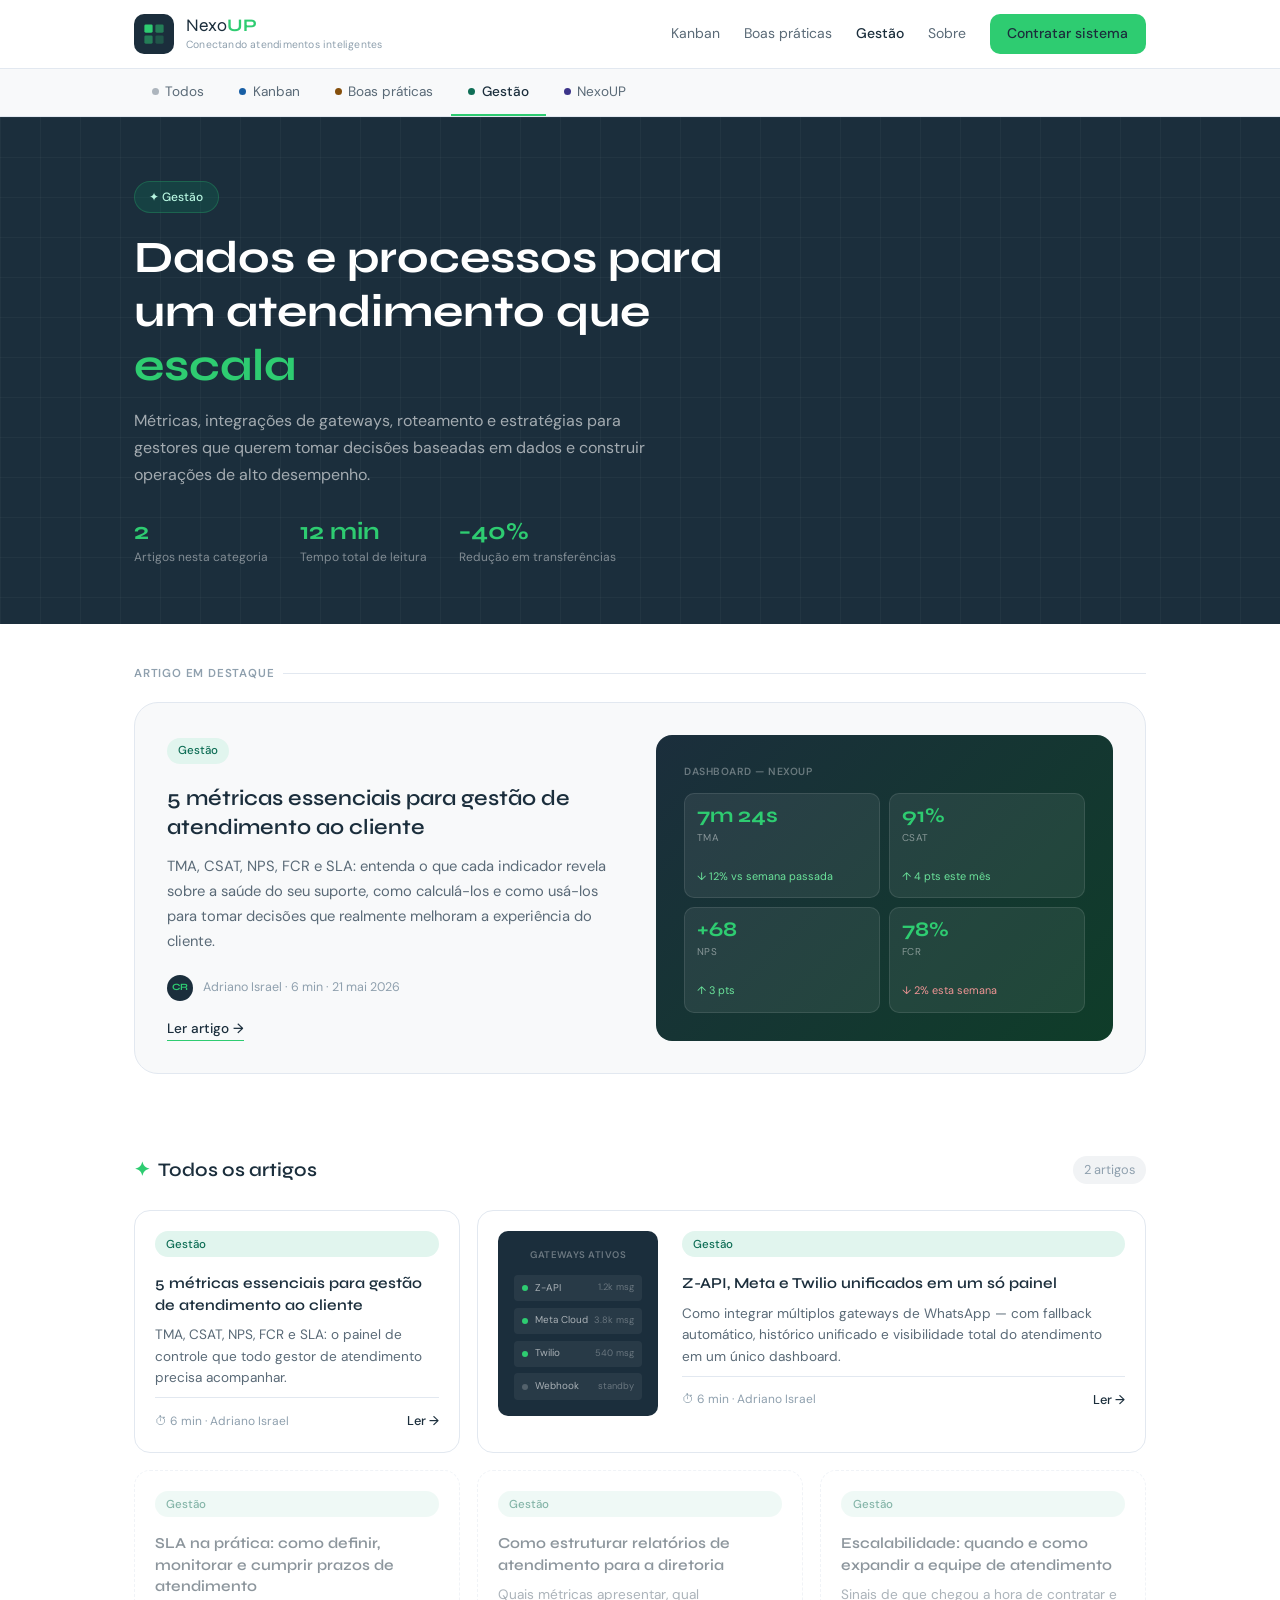
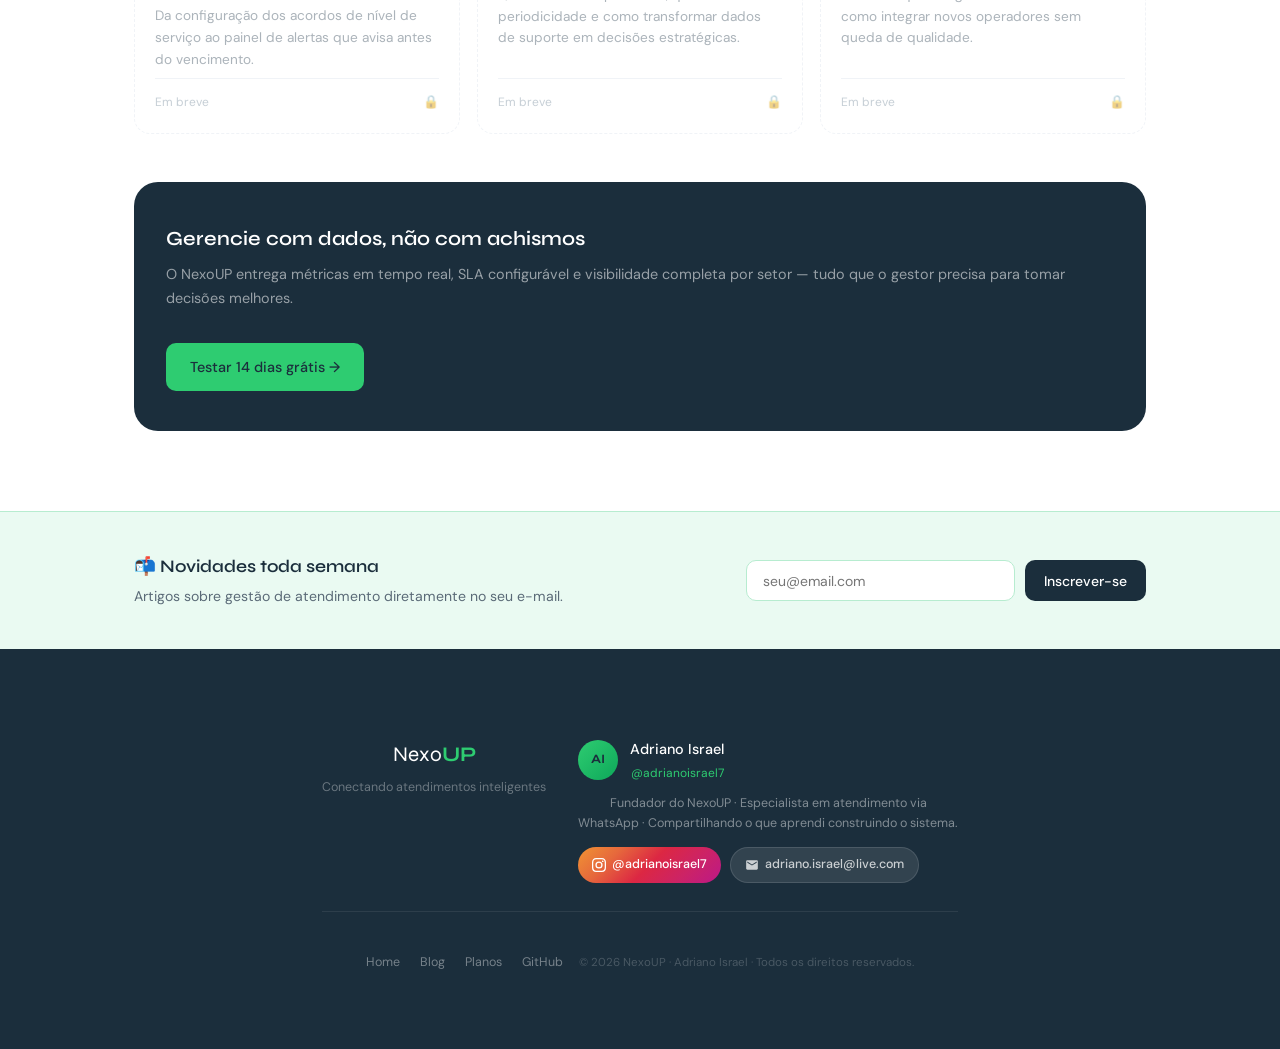
<file: artigos/gestao.html>
<!DOCTYPE html>
<html lang="pt-BR">
<head>
  <meta charset="UTF-8" />
  <meta name="viewport" content="width=device-width, initial-scale=1.0" />
  <title>Gestão de Atendimento ao Cliente — NexoUP Blog</title>
  <meta name="description" content="Métricas, integrações, processos e estratégias para gestão de atendimento ao cliente de alto desempenho. Conteúdo da equipe NexoUP." />
  <link rel="preconnect" href="https://fonts.googleapis.com" />
  <link rel="preconnect" href="https://fonts.gstatic.com" crossorigin />
  <link href="https://fonts.googleapis.com/css2?family=Syne:wght@400;500;600;700&family=DM+Sans:ital,wght@0,300;0,400;0,500;1,400&display=swap" rel="stylesheet" />
  <link rel="stylesheet" href="../src/styles/main.css" />
  <style>

    /* ── CATEGORY NAV ── */
    .cat-nav {
      background: var(--gray-50);
      border-bottom: 1px solid var(--border);
    }
    .cat-nav-inner {
      display: flex;
      gap: 0;
      overflow-x: auto;
      scrollbar-width: none;
    }
    .cat-nav-inner::-webkit-scrollbar { display: none; }
    .cat-pill {
      display: inline-flex;
      align-items: center;
      gap: .4rem;
      padding: .7rem 1.1rem;
      font-size: .85rem;
      color: var(--text-secondary);
      white-space: nowrap;
      border-bottom: 2px solid transparent;
      transition: color var(--transition), border-color var(--transition);
      text-decoration: none;
    }
    .cat-pill:hover { color: var(--navy); }
    .cat-pill.active { color: var(--navy); border-bottom-color: var(--green); font-weight: 500; }
    .cat-pill .dot { width: 7px; height: 7px; border-radius: 50%; flex-shrink: 0; }

    /* ── HERO ── */
    .cat-hero {
      background: var(--navy);
      padding: 4rem 0 3.5rem;
      position: relative;
      overflow: hidden;
    }
    .cat-hero::before {
      content: '';
      position: absolute;
      inset: 0;
      background-image:
        linear-gradient(rgba(255,255,255,.03) 1px, transparent 1px),
        linear-gradient(90deg, rgba(255,255,255,.03) 1px, transparent 1px);
      background-size: 40px 40px;
    }
    .cat-hero .container { position: relative; }
    .cat-hero-badge {
      display: inline-flex;
      align-items: center;
      gap: .45rem;
      font-size: .75rem;
      font-weight: 500;
      padding: .3rem .9rem;
      border-radius: 20px;
      margin-bottom: 1.1rem;
      background: rgba(15,110,86,.3);
      color: #b7f5e0;
      border: 1px solid rgba(46,204,113,.25);
    }
    .cat-hero h1 {
      font-family: var(--font-heading);
      font-size: clamp(1.8rem, 4vw, 2.8rem);
      font-weight: 700;
      color: var(--white);
      line-height: 1.2;
      margin-bottom: .9rem;
      max-width: 600px;
    }
    .cat-hero h1 span { color: var(--green); }
    .cat-hero p {
      font-size: 1rem;
      color: rgba(255,255,255,.6);
      max-width: 520px;
      line-height: 1.7;
      margin-bottom: 2rem;
    }
    .cat-hero-stats { display: flex; gap: 2rem; flex-wrap: wrap; }
    .cat-stat-num {
      display: block;
      font-family: var(--font-heading);
      font-size: 1.5rem;
      font-weight: 700;
      color: var(--green);
      line-height: 1;
    }
    .cat-stat-label { display: block; font-size: .75rem; color: rgba(255,255,255,.45); margin-top: 3px; }

    /* ── FEATURED ── */
    .featured-strip { background: var(--white); padding: 2.5rem 0 0; }
    .strip-label {
      font-size: .72rem; font-weight: 600; text-transform: uppercase;
      letter-spacing: .07em; color: var(--text-muted); margin-bottom: 1.2rem;
      display: flex; align-items: center; gap: .5rem;
    }
    .strip-label::after { content: ''; flex: 1; height: 1px; background: var(--border); }

    .featured-article {
      display: grid;
      grid-template-columns: 1fr 1fr;
      gap: 2rem;
      background: var(--gray-50);
      border: 1px solid var(--border);
      border-radius: var(--radius-xl);
      padding: 2rem;
      margin-bottom: 2.5rem;
      text-decoration: none;
      transition: border-color var(--transition), box-shadow var(--transition);
    }
    .featured-article:hover { border-color: var(--green-border); box-shadow: var(--shadow-md); }
    .fa-content { display: flex; flex-direction: column; justify-content: space-between; }
    .fa-content h2 {
      font-family: var(--font-heading);
      font-size: 1.35rem; font-weight: 600;
      color: var(--navy); line-height: 1.35;
      margin: .75rem 0 .75rem;
    }
    .fa-content p { font-size: .92rem; color: var(--text-secondary); line-height: 1.7; flex: 1; }
    .fa-meta { display: flex; align-items: center; gap: .6rem; margin-top: 1.25rem; }
    .fa-avatar {
      width: 26px; height: 26px; border-radius: 50%;
      background: var(--navy); color: var(--green);
      font-size: .6rem; font-weight: 700;
      display: flex; align-items: center; justify-content: center;
      flex-shrink: 0; font-family: var(--font-heading);
    }
    .fa-meta-text { font-size: .78rem; color: var(--text-muted); }
    .fa-read {
      display: inline-flex; align-items: center; gap: .3rem;
      font-size: .85rem; font-weight: 500; color: var(--navy);
      margin-top: 1rem; border-bottom: 1px solid var(--green); width: fit-content;
    }

    /* featured visual */
    .fa-visual {
      background: linear-gradient(135deg, var(--navy) 0%, #0f3d29 100%);
      border-radius: var(--radius-lg);
      padding: 1.75rem;
      display: flex;
      flex-direction: column;
      gap: .75rem;
      min-height: 220px;
    }
    .metrics-grid-demo {
      display: grid;
      grid-template-columns: 1fr 1fr;
      gap: .55rem;
      flex: 1;
    }
    .mgd-block {
      background: rgba(255,255,255,.07);
      border: 1px solid rgba(255,255,255,.1);
      border-radius: var(--radius-md);
      padding: .75rem;
      display: flex;
      flex-direction: column;
      gap: .2rem;
    }
    .mgd-val {
      font-family: var(--font-heading);
      font-size: 1.3rem;
      font-weight: 700;
      color: var(--green);
      line-height: 1;
    }
    .mgd-name { font-size: .62rem; color: rgba(255,255,255,.45); text-transform: uppercase; letter-spacing: .04em; }
    .mgd-trend { font-size: .68rem; color: rgba(255,255,255,.35); margin-top: auto; }
    .mgd-trend.up { color: #6be49b; }
    .mgd-trend.down { color: #f09595; }
    .mgd-label { font-size: .65rem; font-weight: 600; color: rgba(255,255,255,.35); text-transform: uppercase; letter-spacing: .05em; }

    /* gateway mini */
    .gateway-demo {
      display: flex;
      flex-direction: column;
      gap: .45rem;
      flex: 1;
    }
    .gw-row {
      display: flex;
      align-items: center;
      gap: .6rem;
      background: rgba(255,255,255,.05);
      border: 1px solid rgba(255,255,255,.08);
      border-radius: var(--radius-sm);
      padding: .45rem .65rem;
    }
    .gw-dot { width: 7px; height: 7px; border-radius: 50%; flex-shrink: 0; }
    .gw-dot.on { background: var(--green); box-shadow: 0 0 6px rgba(46,204,113,.6); }
    .gw-dot.off { background: rgba(255,255,255,.2); }
    .gw-name { font-size: .72rem; color: rgba(255,255,255,.7); flex: 1; }
    .gw-msgs { font-size: .65rem; color: rgba(255,255,255,.35); }

    /* ── ARTICLES GRID ── */
    .articles-section { padding: 2.5rem 0 5rem; }
    .section-row {
      display: flex; align-items: center; justify-content: space-between;
      margin-bottom: 1.5rem; gap: 1rem; flex-wrap: wrap;
    }
    .section-row h2 {
      font-family: var(--font-heading);
      font-size: 1.2rem; font-weight: 600; color: var(--navy);
      display: flex; align-items: center; gap: .5rem;
    }
    .section-row h2 span { color: var(--green); }
    .art-count { font-size: .8rem; color: var(--text-muted); background: var(--gray-100); padding: .2rem .7rem; border-radius: 20px; }

    .cat-articles-grid { display: grid; grid-template-columns: repeat(3, 1fr); gap: 1.1rem; }

    .cat-article-card {
      background: var(--white); border: 1px solid var(--border);
      border-radius: var(--radius-lg); padding: 1.25rem;
      text-decoration: none; display: flex; flex-direction: column; gap: .5rem;
      transition: border-color var(--transition), box-shadow var(--transition), transform var(--transition);
    }
    .cat-article-card:hover { border-color: var(--green-border); box-shadow: var(--shadow-md); transform: translateY(-2px); }
    .cat-article-card h3 { font-family: var(--font-heading); font-size: .95rem; font-weight: 600; color: var(--navy); line-height: 1.4; }
    .cat-article-card p { font-size: .85rem; color: var(--text-secondary); line-height: 1.6; flex: 1; }
    .card-foot { display: flex; align-items: center; justify-content: space-between; padding-top: .75rem; border-top: 1px solid var(--border); margin-top: auto; }
    .card-time { font-size: .75rem; color: var(--text-muted); }
    .card-arrow { font-size: .8rem; font-weight: 500; color: var(--navy); }

    /* highlight card (spans 2 cols) */
    .cat-article-card.wide { grid-column: span 2; flex-direction: row; gap: 1.5rem; align-items: flex-start; }
    .cat-article-card.wide .card-body { flex: 1; display: flex; flex-direction: column; gap: .5rem; }
    .cat-article-card.wide .card-visual {
      width: 160px;
      flex-shrink: 0;
      background: var(--navy);
      border-radius: var(--radius-md);
      display: flex;
      flex-direction: column;
      align-items: center;
      justify-content: center;
      padding: 1rem;
      gap: .4rem;
    }
    .gw-mini-row {
      width: 100%;
      display: flex;
      align-items: center;
      gap: .4rem;
      background: rgba(255,255,255,.06);
      border-radius: 4px;
      padding: .3rem .5rem;
    }
    .gw-mini-dot { width: 6px; height: 6px; border-radius: 50%; }
    .gw-mini-name { font-size: .62rem; color: rgba(255,255,255,.6); flex: 1; }
    .gw-mini-count { font-size: .58rem; color: rgba(255,255,255,.3); }

    /* ── CTA ── */
    .cat-cta {
      background: var(--navy); border-radius: var(--radius-xl);
      padding: 2.5rem 2rem;
      display: flex; align-items: center; justify-content: space-between;
      gap: 2rem; margin-top: 3rem; flex-wrap: wrap;
    }
    .cat-cta h3 { font-family: var(--font-heading); font-size: 1.25rem; font-weight: 600; color: var(--white); margin-bottom: .35rem; }
    .cat-cta p { font-size: .9rem; color: rgba(255,255,255,.55); }
    .cat-cta a {
      display: inline-block; background: var(--green); color: var(--navy);
      font-size: .9rem; font-weight: 500; padding: .75rem 1.5rem;
      border-radius: var(--radius-md); white-space: nowrap;
      transition: background var(--transition); text-decoration: none;
    }
    .cat-cta a:hover { background: var(--green-dark); color: var(--white); }

    /* ── NEWSLETTER ── */
    .nl-section { background: var(--green-light); border-top: 1px solid var(--green-border); padding: 2.5rem 0; }
    .nl-inner { display: flex; align-items: center; justify-content: space-between; gap: 1.5rem; flex-wrap: wrap; }
    .nl-text h3 { font-family: var(--font-heading); font-size: 1.1rem; font-weight: 600; color: var(--navy); margin-bottom: .2rem; }
    .nl-text p { font-size: .88rem; color: var(--text-secondary); }
    .nl-form { display: flex; gap: .6rem; flex: 1; min-width: 240px; max-width: 400px; }
    .nl-form input { flex: 1; padding: .65rem 1rem; border-radius: var(--radius-md); border: 1px solid var(--green-border); background: var(--white); font-size: .875rem; font-family: var(--font-body); color: var(--text-primary); outline: none; }
    .nl-form input:focus { border-color: var(--green); }
    .nl-form button { background: var(--navy); color: var(--white); font-size: .875rem; font-weight: 500; font-family: var(--font-body); padding: .65rem 1.2rem; border-radius: var(--radius-md); border: none; cursor: pointer; white-space: nowrap; }
    .nl-form button:hover { background: var(--navy-mid); }

    /* ── RESPONSIVE ── */
    @media (max-width: 860px) {
      .featured-article { grid-template-columns: 1fr; }
      .fa-visual { min-height: 160px; }
      .cat-articles-grid { grid-template-columns: 1fr 1fr; }
      .cat-article-card.wide { grid-column: span 2; }
    }
    @media (max-width: 640px) {
      .header-nav { display: none; }
      .menu-toggle { display: flex; }
      .cat-articles-grid { grid-template-columns: 1fr; }
      .cat-article-card.wide { flex-direction: column; grid-column: span 1; }
      .cat-article-card.wide .card-visual { width: 100%; }
      .cat-cta { flex-direction: column; text-align: center; }
    }

    /* ── FOOTER AUTHOR ── */
    .footer-inner { padding: 0; }
    .footer-top {
      display: flex; justify-content: space-between; align-items: flex-start;
      gap: 2rem; padding: 2.5rem 0 1.75rem; flex-wrap: wrap;
      border-bottom: 1px solid rgba(255,255,255,.08);
    }
    .footer-brand .footer-logo { font-family: var(--font-heading); font-size: 1.3rem; font-weight: 400; color: var(--white); }
    .footer-brand .footer-logo strong { color: var(--green); }
    .footer-brand .footer-tagline { font-size: .78rem; color: rgba(255,255,255,.35); margin-top: .3rem; }
    .footer-author { max-width: 380px; }
    .author-chip { display: flex; align-items: center; gap: .75rem; margin-bottom: .65rem; }
    .author-chip-avatar {
      width: 40px; height: 40px; border-radius: 50%;
      background: linear-gradient(135deg, var(--green) 0%, #0ea85a 100%);
      color: var(--navy); font-size: .8rem; font-weight: 700;
      display: flex; align-items: center; justify-content: center;
      font-family: var(--font-heading); flex-shrink: 0;
    }
    .author-chip-name { display: block; font-size: .9rem; font-weight: 500; color: var(--white); }
    .author-chip-handle { display: block; font-size: .75rem; color: var(--green); margin-top: 1px; }
    .author-chip-bio { font-size: .78rem; color: rgba(255,255,255,.45); line-height: 1.6; margin-bottom: .85rem; }
    .author-chip-links { display: flex; gap: .6rem; flex-wrap: wrap; }
    .social-btn {
      display: inline-flex; align-items: center; gap: .4rem;
      font-size: .78rem; font-weight: 500; padding: .4rem .85rem;
      border-radius: 20px; text-decoration: none;
      transition: opacity var(--transition), transform var(--transition);
    }
    .social-btn:hover { opacity: .85; transform: translateY(-1px); }
    .social-btn.instagram { background: linear-gradient(135deg,#f09433,#e6683c,#dc2743,#cc2366,#bc1888); color: #fff; }
    .social-btn.email { background: rgba(255,255,255,.1); color: rgba(255,255,255,.75); border: 1px solid rgba(255,255,255,.12); }
    .footer-bottom {
      display: flex; align-items: center; justify-content: space-between;
      padding: 1.25rem 0; gap: 1rem; flex-wrap: wrap;
    }
    .footer-nav { display: flex; gap: 1.25rem; flex-wrap: wrap; }
    .footer-nav a { font-size: .78rem; color: rgba(255,255,255,.4); transition: color var(--transition); }
    .footer-nav a:hover { color: var(--white); }
    .footer-copy { font-size: .72rem; color: rgba(255,255,255,.2); }
    @media (max-width: 640px) {
      .footer-top { flex-direction: column; }
      .footer-author { max-width: 100%; }
      .footer-bottom { flex-direction: column; align-items: flex-start; }
    }
  </style>
</head>
<body>

  <!-- HEADER -->
  <header class="site-header" id="siteHeader">
    <div class="container header-inner">
      <a href="../index.html" class="logo-area">
        <div class="logo-icon">
          <svg viewBox="0 0 32 32" fill="none" xmlns="http://www.w3.org/2000/svg" aria-hidden="true">
            <rect x="2" y="2" width="12" height="12" rx="2" fill="#2ECC71"/>
            <rect x="18" y="2" width="12" height="12" rx="2" fill="#2ECC71" opacity=".5"/>
            <rect x="2" y="18" width="12" height="12" rx="2" fill="#2ECC71" opacity=".5"/>
            <rect x="18" y="18" width="12" height="12" rx="2" fill="#2ECC71" opacity=".25"/>
          </svg>
        </div>
        <div class="logo-text">
          <span class="logo-name">Nexo<strong>UP</strong></span>
          <span class="logo-tagline">Conectando atendimentos inteligentes</span>
        </div>
      </a>
      <nav class="header-nav" aria-label="Navegação principal">
        <a href="kanban.html" class="nav-link">Kanban</a>
        <a href="boas-praticas.html" class="nav-link">Boas práticas</a>
        <a href="gestao.html" class="nav-link" style="color:var(--navy);font-weight:500">Gestão</a>
        <a href="../index.html#sobre" class="nav-link">Sobre</a>
        <a href="../index.html#planos" class="btn-header">Contratar sistema</a>
      </nav>
      <button class="menu-toggle" id="menuToggle" aria-label="Abrir menu" aria-expanded="false">
        <span></span><span></span><span></span>
      </button>
    </div>
    <div class="mobile-nav" id="mobileNav" aria-hidden="true">
      <a href="kanban.html" class="nav-link">Kanban</a>
      <a href="boas-praticas.html" class="nav-link">Boas práticas</a>
      <a href="gestao.html" class="nav-link">Gestão</a>
      <a href="../index.html#sobre" class="nav-link">Sobre</a>
      <a href="../index.html#planos" class="btn-header">Contratar sistema</a>
    </div>
  </header>

  <!-- CATEGORY NAV -->
  <nav class="cat-nav" aria-label="Categorias do blog">
    <div class="container cat-nav-inner">
      <a href="../index.html#artigos" class="cat-pill">
        <span class="dot" style="background:#adb5bd"></span> Todos
      </a>
      <a href="kanban.html" class="cat-pill">
        <span class="dot" style="background:#185FA5"></span> Kanban
      </a>
      <a href="boas-praticas.html" class="cat-pill">
        <span class="dot" style="background:#854F0B"></span> Boas práticas
      </a>
      <a href="gestao.html" class="cat-pill active">
        <span class="dot" style="background:#0F6E56"></span> Gestão
      </a>
      <a href="artigo.html?artigo=setores-filas-roteamento-nexoup" class="cat-pill">
        <span class="dot" style="background:#3C3489"></span> NexoUP
      </a>
    </div>
  </nav>

  <!-- HERO -->
  <section class="cat-hero">
    <div class="container">
      <div class="cat-hero-badge">✦ Gestão</div>
      <h1>Dados e processos para um atendimento que <span>escala</span></h1>
      <p>Métricas, integrações de gateways, roteamento e estratégias para gestores que querem tomar decisões baseadas em dados e construir operações de alto desempenho.</p>
      <div class="cat-hero-stats">
        <div>
          <span class="cat-stat-num">2</span>
          <span class="cat-stat-label">Artigos nesta categoria</span>
        </div>
        <div>
          <span class="cat-stat-num">12 min</span>
          <span class="cat-stat-label">Tempo total de leitura</span>
        </div>
        <div>
          <span class="cat-stat-num">−40%</span>
          <span class="cat-stat-label">Redução em transferências</span>
        </div>
      </div>
    </div>
  </section>

  <!-- FEATURED ARTICLE -->
  <section class="featured-strip">
    <div class="container">
      <div class="strip-label">Artigo em destaque</div>
      <a href="artigo.html?artigo=5-metricas-essenciais-gestao-atendimento" class="featured-article">
        <div class="fa-content">
          <div>
            <span class="cat-badge cat-gestao">Gestão</span>
            <h2>5 métricas essenciais para gestão de atendimento ao cliente</h2>
            <p>TMA, CSAT, NPS, FCR e SLA: entenda o que cada indicador revela sobre a saúde do seu suporte, como calculá-los e como usá-los para tomar decisões que realmente melhoram a experiência do cliente.</p>
          </div>
          <div>
            <div class="fa-meta">
              <div class="fa-avatar">CR</div>
              <span class="fa-meta-text">Adriano Israel · 6 min · 21 mai 2026</span>
            </div>
            <span class="fa-read">Ler artigo →</span>
          </div>
        </div>
        <div class="fa-visual" aria-hidden="true">
          <span class="mgd-label">Dashboard — NexoUP</span>
          <div class="metrics-grid-demo">
            <div class="mgd-block">
              <span class="mgd-val">7m 24s</span>
              <span class="mgd-name">TMA</span>
              <span class="mgd-trend up">↓ 12% vs semana passada</span>
            </div>
            <div class="mgd-block">
              <span class="mgd-val">91%</span>
              <span class="mgd-name">CSAT</span>
              <span class="mgd-trend up">↑ 4 pts este mês</span>
            </div>
            <div class="mgd-block">
              <span class="mgd-val">+68</span>
              <span class="mgd-name">NPS</span>
              <span class="mgd-trend up">↑ 3 pts</span>
            </div>
            <div class="mgd-block">
              <span class="mgd-val">78%</span>
              <span class="mgd-name">FCR</span>
              <span class="mgd-trend down">↓ 2% esta semana</span>
            </div>
          </div>
        </div>
      </a>
    </div>
  </section>

  <!-- ARTICLES GRID -->
  <section class="articles-section">
    <div class="container">
      <div class="section-row">
        <h2><span>✦</span> Todos os artigos</h2>
        <span class="art-count">2 artigos</span>
      </div>

      <div class="cat-articles-grid">

        <a href="artigo.html?artigo=5-metricas-essenciais-gestao-atendimento" class="cat-article-card">
          <span class="cat-badge cat-gestao">Gestão</span>
          <h3>5 métricas essenciais para gestão de atendimento ao cliente</h3>
          <p>TMA, CSAT, NPS, FCR e SLA: o painel de controle que todo gestor de atendimento precisa acompanhar.</p>
          <div class="card-foot">
            <span class="card-time">⏱ 6 min · Adriano Israel</span>
            <span class="card-arrow">Ler →</span>
          </div>
        </a>

        <!-- wide card: Z-API article -->
        <a href="artigo.html?artigo=zapi-meta-twilio-painel-unificado" class="cat-article-card wide">
          <div class="card-visual" aria-hidden="true">
            <span style="font-size:.6rem;font-weight:600;color:rgba(255,255,255,.35);text-transform:uppercase;letter-spacing:.05em;margin-bottom:.3rem">Gateways ativos</span>
            <div class="gw-mini-row"><span class="gw-mini-dot" style="background:var(--green)"></span><span class="gw-mini-name">Z-API</span><span class="gw-mini-count">1.2k msg</span></div>
            <div class="gw-mini-row"><span class="gw-mini-dot" style="background:var(--green)"></span><span class="gw-mini-name">Meta Cloud</span><span class="gw-mini-count">3.8k msg</span></div>
            <div class="gw-mini-row"><span class="gw-mini-dot" style="background:var(--green)"></span><span class="gw-mini-name">Twilio</span><span class="gw-mini-count">540 msg</span></div>
            <div class="gw-mini-row"><span class="gw-mini-dot" style="background:rgba(255,255,255,.2)"></span><span class="gw-mini-name">Webhook</span><span class="gw-mini-count">standby</span></div>
          </div>
          <div class="card-body">
            <span class="cat-badge cat-gestao">Gestão</span>
            <h3>Z-API, Meta e Twilio unificados em um só painel</h3>
            <p>Como integrar múltiplos gateways de WhatsApp — com fallback automático, histórico unificado e visibilidade total do atendimento em um único dashboard.</p>
            <div class="card-foot">
              <span class="card-time">⏱ 6 min · Adriano Israel</span>
              <span class="card-arrow">Ler →</span>
            </div>
          </div>
        </a>

        <!-- Em breve -->
        <div class="cat-article-card" style="opacity:.5;cursor:default;border-style:dashed">
          <span class="cat-badge cat-gestao">Gestão</span>
          <h3>SLA na prática: como definir, monitorar e cumprir prazos de atendimento</h3>
          <p>Da configuração dos acordos de nível de serviço ao painel de alertas que avisa antes do vencimento.</p>
          <div class="card-foot">
            <span class="card-time">Em breve</span>
            <span class="card-arrow" style="color:var(--text-muted)">🔒</span>
          </div>
        </div>

        <div class="cat-article-card" style="opacity:.5;cursor:default;border-style:dashed">
          <span class="cat-badge cat-gestao">Gestão</span>
          <h3>Como estruturar relatórios de atendimento para a diretoria</h3>
          <p>Quais métricas apresentar, qual periodicidade e como transformar dados de suporte em decisões estratégicas.</p>
          <div class="card-foot">
            <span class="card-time">Em breve</span>
            <span class="card-arrow" style="color:var(--text-muted)">🔒</span>
          </div>
        </div>

        <div class="cat-article-card" style="opacity:.5;cursor:default;border-style:dashed">
          <span class="cat-badge cat-gestao">Gestão</span>
          <h3>Escalabilidade: quando e como expandir a equipe de atendimento</h3>
          <p>Sinais de que chegou a hora de contratar e como integrar novos operadores sem queda de qualidade.</p>
          <div class="card-foot">
            <span class="card-time">Em breve</span>
            <span class="card-arrow" style="color:var(--text-muted)">🔒</span>
          </div>
        </div>

      </div>

      <!-- CTA -->
      <div class="cat-cta">
        <div>
          <h3>Gerencie com dados, não com achismos</h3>
          <p>O NexoUP entrega métricas em tempo real, SLA configurável e visibilidade completa por setor — tudo que o gestor precisa para tomar decisões melhores.</p>
        </div>
        <a href="../index.html#planos">Testar 14 dias grátis →</a>
      </div>
    </div>
  </section>

  <!-- NEWSLETTER -->
  <section class="nl-section">
    <div class="container nl-inner">
      <div class="nl-text">
        <h3>📬 Novidades toda semana</h3>
        <p>Artigos sobre gestão de atendimento diretamente no seu e-mail.</p>
      </div>
      <form class="nl-form" onsubmit="handleNL(event)">
        <input type="email" id="nlEmail" placeholder="seu@email.com" required />
        <button type="submit">Inscrever-se</button>
      </form>
    </div>
  </section>

  <footer class="site-footer">
    <div class="container footer-inner">
      <div class="footer-top">
        <div class="footer-brand">
          <div class="footer-logo">Nexo<strong>UP</strong></div>
          <p class="footer-tagline">Conectando atendimentos inteligentes</p>
        </div>
        <div class="footer-author">
          <div class="author-chip">
            <div class="author-chip-avatar">AI</div>
            <div>
              <span class="author-chip-name">Adriano Israel</span>
              <span class="author-chip-handle">@adrianoisrael7</span>
            </div>
          </div>
          <p class="author-chip-bio">Fundador do NexoUP · Especialista em atendimento via WhatsApp · Compartilhando o que aprendi construindo o sistema.</p>
          <div class="author-chip-links">
            <a href="https://instagram.com/adrianoisrael7" target="_blank" rel="noopener" class="social-btn instagram">
              <svg width="14" height="14" viewBox="0 0 24 24" fill="currentColor"><path d="M12 2.163c3.204 0 3.584.012 4.85.07 3.252.148 4.771 1.691 4.919 4.919.058 1.265.069 1.645.069 4.849 0 3.205-.012 3.584-.069 4.849-.149 3.225-1.664 4.771-4.919 4.919-1.266.058-1.644.07-4.85.07-3.204 0-3.584-.012-4.849-.07-3.26-.149-4.771-1.699-4.919-4.92-.058-1.265-.07-1.644-.07-4.849 0-3.204.013-3.583.07-4.849.149-3.227 1.664-4.771 4.919-4.919 1.266-.057 1.645-.069 4.849-.069zM12 0C8.741 0 8.333.014 7.053.072 2.695.272.273 2.69.073 7.052.014 8.333 0 8.741 0 12c0 3.259.014 3.668.072 4.948.2 4.358 2.618 6.78 6.98 6.98C8.333 23.986 8.741 24 12 24c3.259 0 3.668-.014 4.948-.072 4.354-.2 6.782-2.618 6.979-6.98.059-1.28.073-1.689.073-4.948 0-3.259-.014-3.667-.072-4.947-.196-4.354-2.617-6.78-6.979-6.98C15.668.014 15.259 0 12 0zm0 5.838a6.162 6.162 0 100 12.324 6.162 6.162 0 000-12.324zM12 16a4 4 0 110-8 4 4 0 010 8zm6.406-11.845a1.44 1.44 0 100 2.881 1.44 1.44 0 000-2.881z"/></svg>
              @adrianoisrael7
            </a>
            <a href="mailto:adriano.israel@live.com" class="social-btn email">
              <svg width="14" height="14" viewBox="0 0 24 24" fill="currentColor"><path d="M20 4H4c-1.1 0-2 .9-2 2v12c0 1.1.9 2 2 2h16c1.1 0 2-.9 2-2V6c0-1.1-.9-2-2-2zm0 4l-8 5-8-5V6l8 5 8-5v2z"/></svg>
              adriano.israel@live.com
            </a>
          </div>
        </div>
      </div>
      <div class="footer-bottom">
        <nav class="footer-nav" aria-label="Links do rodapé">
          <a href="../index.html">Home</a>
          <a href="../index.html#artigos">Blog</a>
          <a href="../index.html#planos">Planos</a>
          <a href="https://github.com/adrianois/blog-nexoup" target="_blank" rel="noopener">GitHub</a>
        </nav>
        <p class="footer-copy">&copy; 2026 NexoUP &middot; Adriano Israel &middot; Todos os direitos reservados.</p>
      </div>
    </div>
  </footer>



  <!-- TOAST -->
  <div id="toast" style="position:fixed;bottom:1.5rem;right:1.5rem;background:var(--navy);color:#fff;font-size:.875rem;padding:.75rem 1.25rem;border-radius:var(--radius-md);border-left:3px solid var(--green);box-shadow:var(--shadow-md);z-index:999;opacity:0;transform:translateY(12px);transition:opacity .25s,transform .25s;pointer-events:none"></div>

  <script>
    // Header shadow
    const hdr = document.getElementById('siteHeader');
    window.addEventListener('scroll', () => {
      hdr.style.boxShadow = window.scrollY > 8 ? '0 2px 16px rgba(27,46,60,.08)' : 'none';
    }, { passive: true });

    // Mobile menu
    const btn = document.getElementById('menuToggle');
    const nav = document.getElementById('mobileNav');
    btn.addEventListener('click', () => {
      const open = nav.classList.toggle('open');
      btn.setAttribute('aria-expanded', open);
      nav.setAttribute('aria-hidden', !open);
    });

    // Newsletter
    function handleNL(e) {
      e.preventDefault();
      const t = document.getElementById('toast');
      t.textContent = '✓ Inscrição realizada! Bem-vindo(a) ao NexoUP Blog.';
      t.style.opacity = '1'; t.style.transform = 'translateY(0)';
      document.getElementById('nlEmail').value = '';
      setTimeout(() => { t.style.opacity = '0'; t.style.transform = 'translateY(12px)'; }, 3500);
    }
  </script>

</body>
</html>
</file>
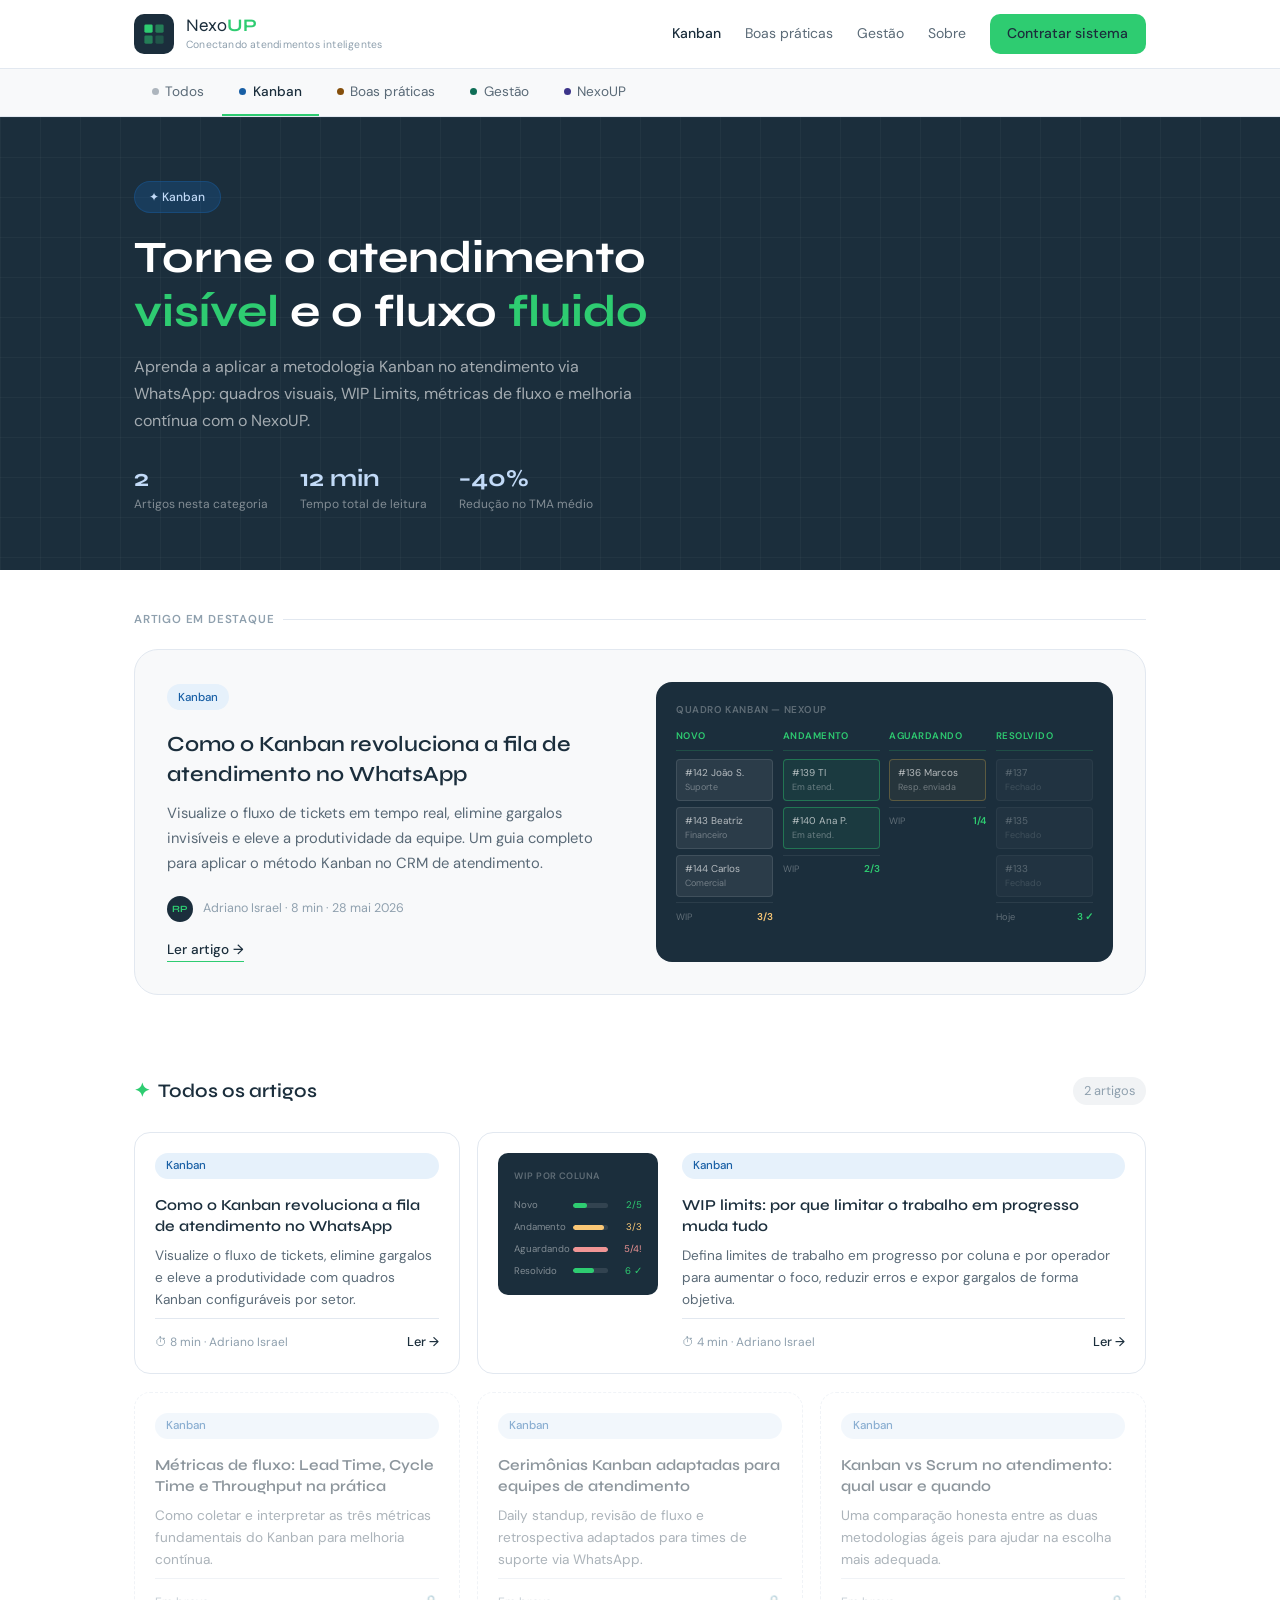
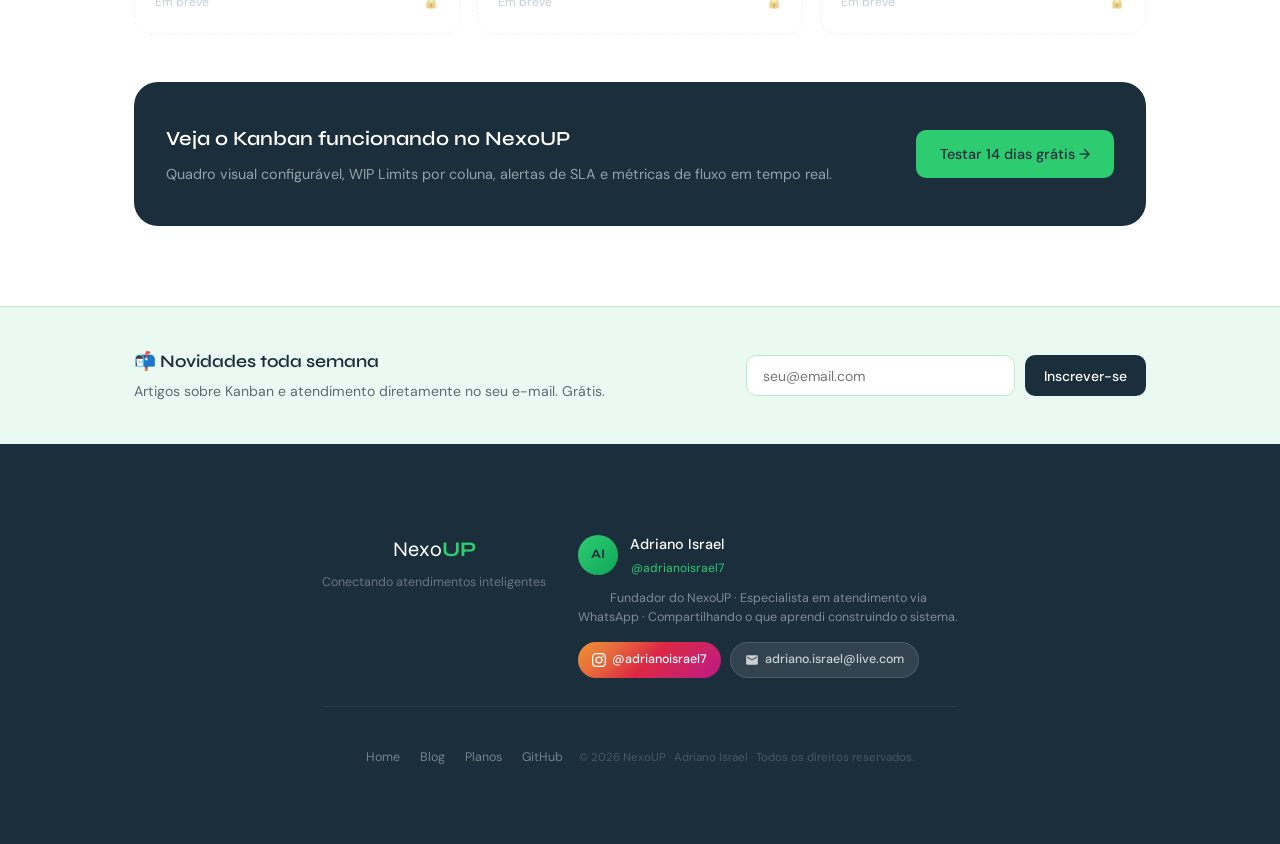
<file: artigos/kanban.html>
<!DOCTYPE html>
<html lang="pt-BR">
<head>
  <meta charset="UTF-8" />
  <meta name="viewport" content="width=device-width, initial-scale=1.0" />
  <title>Kanban para Atendimento — NexoUP Blog</title>
  <meta name="description" content="Aprenda a aplicar a metodologia Kanban no atendimento via WhatsApp. Fluxos, WIP Limits, quadros visuais e melhoria contínua com o NexoUP." />
  <link rel="preconnect" href="https://fonts.googleapis.com" />
  <link rel="preconnect" href="https://fonts.gstatic.com" crossorigin />
  <link href="https://fonts.googleapis.com/css2?family=Syne:wght@400;500;600;700&family=DM+Sans:ital,wght@0,300;0,400;0,500;1,400&display=swap" rel="stylesheet" />
  <link rel="stylesheet" href="../src/styles/main.css" />
  <style>
    .cat-nav{background:var(--gray-50);border-bottom:1px solid var(--border)}
    .cat-nav-inner{display:flex;gap:0;overflow-x:auto;scrollbar-width:none}
    .cat-nav-inner::-webkit-scrollbar{display:none}
    .cat-pill{display:inline-flex;align-items:center;gap:.4rem;padding:.7rem 1.1rem;font-size:.85rem;color:var(--text-secondary);white-space:nowrap;border-bottom:2px solid transparent;transition:color var(--transition),border-color var(--transition);text-decoration:none}
    .cat-pill:hover{color:var(--navy)}
    .cat-pill.active{color:var(--navy);border-bottom-color:var(--green);font-weight:500}
    .cat-pill .dot{width:7px;height:7px;border-radius:50%;flex-shrink:0}
    .cat-hero{background:var(--navy);padding:4rem 0 3.5rem;position:relative;overflow:hidden}
    .cat-hero::before{content:'';position:absolute;inset:0;background-image:linear-gradient(rgba(255,255,255,.03) 1px,transparent 1px),linear-gradient(90deg,rgba(255,255,255,.03) 1px,transparent 1px);background-size:40px 40px}
    .cat-hero .container{position:relative}
    .cat-hero-badge{display:inline-flex;align-items:center;gap:.45rem;font-size:.75rem;font-weight:500;padding:.3rem .9rem;border-radius:20px;margin-bottom:1.1rem;background:rgba(24,95,165,.3);color:#c2daf7;border:1px solid rgba(24,95,165,.4)}
    .cat-hero h1{font-family:var(--font-heading);font-size:clamp(1.8rem,4vw,2.8rem);font-weight:700;color:var(--white);line-height:1.2;margin-bottom:.9rem;max-width:600px}
    .cat-hero h1 span{color:var(--green)}
    .cat-hero p{font-size:1rem;color:rgba(255,255,255,.6);max-width:520px;line-height:1.7;margin-bottom:2rem}
    .cat-hero-stats{display:flex;gap:2rem;flex-wrap:wrap}
    .cat-stat-num{display:block;font-family:var(--font-heading);font-size:1.5rem;font-weight:700;color:#c2daf7;line-height:1}
    .cat-stat-label{display:block;font-size:.75rem;color:rgba(255,255,255,.45);margin-top:3px}
    .featured-strip{background:var(--white);padding:2.5rem 0 0}
    .strip-label{font-size:.72rem;font-weight:600;text-transform:uppercase;letter-spacing:.07em;color:var(--text-muted);margin-bottom:1.2rem;display:flex;align-items:center;gap:.5rem}
    .strip-label::after{content:'';flex:1;height:1px;background:var(--border)}
    .featured-article{display:grid;grid-template-columns:1fr 1fr;gap:2rem;background:var(--gray-50);border:1px solid var(--border);border-radius:var(--radius-xl);padding:2rem;margin-bottom:2.5rem;text-decoration:none;transition:border-color var(--transition),box-shadow var(--transition)}
    .featured-article:hover{border-color:var(--green-border);box-shadow:var(--shadow-md)}
    .fa-content{display:flex;flex-direction:column;justify-content:space-between}
    .fa-content h2{font-family:var(--font-heading);font-size:1.35rem;font-weight:600;color:var(--navy);line-height:1.35;margin:.75rem 0}
    .fa-content p{font-size:.92rem;color:var(--text-secondary);line-height:1.7;flex:1}
    .fa-meta{display:flex;align-items:center;gap:.6rem;margin-top:1.25rem}
    .fa-avatar{width:26px;height:26px;border-radius:50%;background:var(--navy);color:var(--green);font-size:.6rem;font-weight:700;font-family:var(--font-heading);display:flex;align-items:center;justify-content:center;flex-shrink:0}
    .fa-meta-text{font-size:.78rem;color:var(--text-muted)}
    .fa-read{display:inline-flex;align-items:center;gap:.3rem;font-size:.85rem;font-weight:500;color:var(--navy);margin-top:1rem;border-bottom:1px solid var(--green);width:fit-content}
    .fa-visual{background:var(--navy);border-radius:var(--radius-lg);padding:1.25rem;display:flex;flex-direction:column;gap:.6rem;min-height:220px}
    .kv-label{font-size:.62rem;font-weight:600;color:rgba(255,255,255,.3);text-transform:uppercase;letter-spacing:.06em}
    .kv-board{display:flex;gap:.6rem;flex:1}
    .kv-col{flex:1;display:flex;flex-direction:column;gap:.35rem}
    .kv-header{font-size:.6rem;font-weight:600;color:var(--green);text-transform:uppercase;letter-spacing:.05em;padding-bottom:.35rem;border-bottom:1px solid rgba(46,204,113,.2);margin-bottom:.15rem}
    .kv-card{background:rgba(255,255,255,.07);border:1px solid rgba(255,255,255,.1);border-radius:4px;padding:.4rem .5rem;font-size:.62rem;color:rgba(255,255,255,.65);line-height:1.4}
    .kv-card.active{border-color:rgba(46,204,113,.4);background:rgba(46,204,113,.08)}
    .kv-card.waiting{border-color:rgba(250,200,75,.25);background:rgba(250,200,75,.05)}
    .kv-card.done{opacity:.4}
    .kv-card small{display:block;font-size:.56rem;color:rgba(255,255,255,.35);margin-top:1px}
    .kv-wip{display:flex;justify-content:space-between;align-items:center;padding-top:.35rem;border-top:1px solid rgba(255,255,255,.07)}
    .kv-wip-label{font-size:.58rem;color:rgba(255,255,255,.3)}
    .kv-wip-val{font-size:.62rem;font-weight:600}
    .wip-ok{color:var(--green)}.wip-warn{color:#FAC775}.wip-over{color:#F09595}
    .articles-section{padding:2.5rem 0 5rem}
    .section-row{display:flex;align-items:center;justify-content:space-between;margin-bottom:1.5rem;gap:1rem;flex-wrap:wrap}
    .section-row h2{font-family:var(--font-heading);font-size:1.2rem;font-weight:600;color:var(--navy);display:flex;align-items:center;gap:.5rem}
    .section-row h2 span{color:var(--green)}
    .art-count{font-size:.8rem;color:var(--text-muted);background:var(--gray-100);padding:.2rem .7rem;border-radius:20px}
    .cat-articles-grid{display:grid;grid-template-columns:repeat(3,1fr);gap:1.1rem}
    .cat-article-card{background:var(--white);border:1px solid var(--border);border-radius:var(--radius-lg);padding:1.25rem;text-decoration:none;display:flex;flex-direction:column;gap:.5rem;transition:border-color var(--transition),box-shadow var(--transition),transform var(--transition)}
    .cat-article-card:hover{border-color:var(--green-border);box-shadow:var(--shadow-md);transform:translateY(-2px)}
    .cat-article-card h3{font-family:var(--font-heading);font-size:.95rem;font-weight:600;color:var(--navy);line-height:1.4}
    .cat-article-card p{font-size:.85rem;color:var(--text-secondary);line-height:1.6;flex:1}
    .card-foot{display:flex;align-items:center;justify-content:space-between;padding-top:.75rem;border-top:1px solid var(--border);margin-top:auto}
    .card-time{font-size:.75rem;color:var(--text-muted)}
    .card-arrow{font-size:.8rem;font-weight:500;color:var(--navy)}
    .cat-article-card.wide{grid-column:span 2;flex-direction:row;gap:1.5rem;align-items:flex-start}
    .cat-article-card.wide .card-body{flex:1;display:flex;flex-direction:column;gap:.5rem}
    .cat-article-card.wide .card-visual{width:160px;flex-shrink:0;background:var(--navy);border-radius:var(--radius-md);padding:1rem;display:flex;flex-direction:column;gap:.4rem}
    .wip-demo{display:flex;flex-direction:column;gap:.35rem;width:100%}
    .wip-row{display:flex;align-items:center;gap:.4rem}
    .wip-bar-wrap{flex:1;height:5px;background:rgba(255,255,255,.1);border-radius:3px;overflow:hidden}
    .wip-bar{height:100%;border-radius:3px}
    .wip-bar.ok{background:var(--green)}.wip-bar.warn{background:#FAC775}.wip-bar.over{background:#F09595}
    .wip-row-label{font-size:.6rem;color:rgba(255,255,255,.45);width:52px;flex-shrink:0}
    .wip-row-val{font-size:.6rem;width:28px;text-align:right;flex-shrink:0}
    .cat-cta{background:var(--navy);border-radius:var(--radius-xl);padding:2.5rem 2rem;display:flex;align-items:center;justify-content:space-between;gap:2rem;margin-top:3rem;flex-wrap:wrap}
    .cat-cta h3{font-family:var(--font-heading);font-size:1.25rem;font-weight:600;color:var(--white);margin-bottom:.35rem}
    .cat-cta p{font-size:.9rem;color:rgba(255,255,255,.55)}
    .cat-cta a{display:inline-block;background:var(--green);color:var(--navy);font-size:.9rem;font-weight:500;padding:.75rem 1.5rem;border-radius:var(--radius-md);white-space:nowrap;transition:background var(--transition);text-decoration:none}
    .cat-cta a:hover{background:var(--green-dark);color:var(--white)}
    .nl-section{background:var(--green-light);border-top:1px solid var(--green-border);padding:2.5rem 0}
    .nl-inner{display:flex;align-items:center;justify-content:space-between;gap:1.5rem;flex-wrap:wrap}
    .nl-text h3{font-family:var(--font-heading);font-size:1.1rem;font-weight:600;color:var(--navy);margin-bottom:.2rem}
    .nl-text p{font-size:.88rem;color:var(--text-secondary)}
    .nl-form{display:flex;gap:.6rem;flex:1;min-width:240px;max-width:400px}
    .nl-form input{flex:1;padding:.65rem 1rem;border-radius:var(--radius-md);border:1px solid var(--green-border);background:var(--white);font-size:.875rem;font-family:var(--font-body);color:var(--text-primary);outline:none}
    .nl-form input:focus{border-color:var(--green)}
    .nl-form button{background:var(--navy);color:var(--white);font-size:.875rem;font-weight:500;font-family:var(--font-body);padding:.65rem 1.2rem;border-radius:var(--radius-md);border:none;cursor:pointer;white-space:nowrap}
    .nl-form button:hover{background:var(--navy-mid)}
    @media(max-width:860px){.featured-article{grid-template-columns:1fr}.cat-articles-grid{grid-template-columns:1fr 1fr}.cat-article-card.wide{grid-column:span 2}}
    @media(max-width:640px){.header-nav{display:none}.menu-toggle{display:flex}.cat-articles-grid{grid-template-columns:1fr}.cat-article-card.wide{flex-direction:column;grid-column:span 1}.cat-article-card.wide .card-visual{width:100%}.cat-cta{flex-direction:column;text-align:center}}

    /* ── FOOTER AUTHOR ── */
    .footer-inner { padding: 0; }
    .footer-top {
      display: flex; justify-content: space-between; align-items: flex-start;
      gap: 2rem; padding: 2.5rem 0 1.75rem; flex-wrap: wrap;
      border-bottom: 1px solid rgba(255,255,255,.08);
    }
    .footer-brand .footer-logo { font-family: var(--font-heading); font-size: 1.3rem; font-weight: 400; color: var(--white); }
    .footer-brand .footer-logo strong { color: var(--green); }
    .footer-brand .footer-tagline { font-size: .78rem; color: rgba(255,255,255,.35); margin-top: .3rem; }
    .footer-author { max-width: 380px; }
    .author-chip { display: flex; align-items: center; gap: .75rem; margin-bottom: .65rem; }
    .author-chip-avatar {
      width: 40px; height: 40px; border-radius: 50%;
      background: linear-gradient(135deg, var(--green) 0%, #0ea85a 100%);
      color: var(--navy); font-size: .8rem; font-weight: 700;
      display: flex; align-items: center; justify-content: center;
      font-family: var(--font-heading); flex-shrink: 0;
    }
    .author-chip-name { display: block; font-size: .9rem; font-weight: 500; color: var(--white); }
    .author-chip-handle { display: block; font-size: .75rem; color: var(--green); margin-top: 1px; }
    .author-chip-bio { font-size: .78rem; color: rgba(255,255,255,.45); line-height: 1.6; margin-bottom: .85rem; }
    .author-chip-links { display: flex; gap: .6rem; flex-wrap: wrap; }
    .social-btn {
      display: inline-flex; align-items: center; gap: .4rem;
      font-size: .78rem; font-weight: 500; padding: .4rem .85rem;
      border-radius: 20px; text-decoration: none;
      transition: opacity var(--transition), transform var(--transition);
    }
    .social-btn:hover { opacity: .85; transform: translateY(-1px); }
    .social-btn.instagram { background: linear-gradient(135deg,#f09433,#e6683c,#dc2743,#cc2366,#bc1888); color: #fff; }
    .social-btn.email { background: rgba(255,255,255,.1); color: rgba(255,255,255,.75); border: 1px solid rgba(255,255,255,.12); }
    .footer-bottom {
      display: flex; align-items: center; justify-content: space-between;
      padding: 1.25rem 0; gap: 1rem; flex-wrap: wrap;
    }
    .footer-nav { display: flex; gap: 1.25rem; flex-wrap: wrap; }
    .footer-nav a { font-size: .78rem; color: rgba(255,255,255,.4); transition: color var(--transition); }
    .footer-nav a:hover { color: var(--white); }
    .footer-copy { font-size: .72rem; color: rgba(255,255,255,.2); }
    @media (max-width: 640px) {
      .footer-top { flex-direction: column; }
      .footer-author { max-width: 100%; }
      .footer-bottom { flex-direction: column; align-items: flex-start; }
    }
  </style>
</head>
<body>

  <header class="site-header" id="siteHeader">
    <div class="container header-inner">
      <a href="../index.html" class="logo-area">
        <div class="logo-icon">
          <svg viewBox="0 0 32 32" fill="none" xmlns="http://www.w3.org/2000/svg" aria-hidden="true">
            <rect x="2" y="2" width="12" height="12" rx="2" fill="#2ECC71"/>
            <rect x="18" y="2" width="12" height="12" rx="2" fill="#2ECC71" opacity=".5"/>
            <rect x="2" y="18" width="12" height="12" rx="2" fill="#2ECC71" opacity=".5"/>
            <rect x="18" y="18" width="12" height="12" rx="2" fill="#2ECC71" opacity=".25"/>
          </svg>
        </div>
        <div class="logo-text">
          <span class="logo-name">Nexo<strong>UP</strong></span>
          <span class="logo-tagline">Conectando atendimentos inteligentes</span>
        </div>
      </a>
      <nav class="header-nav">
        <a href="kanban.html" class="nav-link" style="color:var(--navy);font-weight:500">Kanban</a>
        <a href="boas-praticas.html" class="nav-link">Boas práticas</a>
        <a href="gestao.html" class="nav-link">Gestão</a>
        <a href="../index.html#sobre" class="nav-link">Sobre</a>
        <a href="../index.html#planos" class="btn-header">Contratar sistema</a>
      </nav>
      <button class="menu-toggle" id="menuToggle" aria-label="Abrir menu" aria-expanded="false">
        <span></span><span></span><span></span>
      </button>
    </div>
    <div class="mobile-nav" id="mobileNav" aria-hidden="true">
      <a href="kanban.html" class="nav-link">Kanban</a>
      <a href="boas-praticas.html" class="nav-link">Boas práticas</a>
      <a href="gestao.html" class="nav-link">Gestão</a>
      <a href="../index.html#sobre" class="nav-link">Sobre</a>
      <a href="../index.html#planos" class="btn-header">Contratar sistema</a>
    </div>
  </header>

  <nav class="cat-nav" aria-label="Categorias do blog">
    <div class="container cat-nav-inner">
      <a href="../index.html#artigos" class="cat-pill"><span class="dot" style="background:#adb5bd"></span> Todos</a>
      <a href="kanban.html" class="cat-pill active"><span class="dot" style="background:#185FA5"></span> Kanban</a>
      <a href="boas-praticas.html" class="cat-pill"><span class="dot" style="background:#854F0B"></span> Boas práticas</a>
      <a href="gestao.html" class="cat-pill"><span class="dot" style="background:#0F6E56"></span> Gestão</a>
      <a href="artigo.html?artigo=setores-filas-roteamento-nexoup" class="cat-pill"><span class="dot" style="background:#3C3489"></span> NexoUP</a>
    </div>
  </nav>

  <section class="cat-hero">
    <div class="container">
      <div class="cat-hero-badge">✦ Kanban</div>
      <h1>Torne o atendimento <span>visível</span> e o fluxo <span>fluido</span></h1>
      <p>Aprenda a aplicar a metodologia Kanban no atendimento via WhatsApp: quadros visuais, WIP Limits, métricas de fluxo e melhoria contínua com o NexoUP.</p>
      <div class="cat-hero-stats">
        <div><span class="cat-stat-num">2</span><span class="cat-stat-label">Artigos nesta categoria</span></div>
        <div><span class="cat-stat-num">12 min</span><span class="cat-stat-label">Tempo total de leitura</span></div>
        <div><span class="cat-stat-num">−40%</span><span class="cat-stat-label">Redução no TMA médio</span></div>
      </div>
    </div>
  </section>

  <section class="featured-strip">
    <div class="container">
      <div class="strip-label">Artigo em destaque</div>
      <a href="artigo.html?artigo=kanban-fila-atendimento-whatsapp" class="featured-article">
        <div class="fa-content">
          <div>
            <span class="cat-badge cat-kanban">Kanban</span>
            <h2>Como o Kanban revoluciona a fila de atendimento no WhatsApp</h2>
            <p>Visualize o fluxo de tickets em tempo real, elimine gargalos invisíveis e eleve a produtividade da equipe. Um guia completo para aplicar o método Kanban no CRM de atendimento.</p>
          </div>
          <div>
            <div class="fa-meta">
              <div class="fa-avatar">RP</div>
              <span class="fa-meta-text">Adriano Israel · 8 min · 28 mai 2026</span>
            </div>
            <span class="fa-read">Ler artigo →</span>
          </div>
        </div>
        <div class="fa-visual" aria-hidden="true">
          <span class="kv-label">Quadro Kanban — NexoUP</span>
          <div class="kv-board">
            <div class="kv-col">
              <div class="kv-header">Novo</div>
              <div class="kv-card">#142 João S.<small>Suporte</small></div>
              <div class="kv-card">#143 Beatriz<small>Financeiro</small></div>
              <div class="kv-card">#144 Carlos<small>Comercial</small></div>
              <div class="kv-wip"><span class="kv-wip-label">WIP</span><span class="kv-wip-val wip-warn">3/3</span></div>
            </div>
            <div class="kv-col">
              <div class="kv-header">Andamento</div>
              <div class="kv-card active">#139 TI<small>Em atend.</small></div>
              <div class="kv-card active">#140 Ana P.<small>Em atend.</small></div>
              <div class="kv-wip"><span class="kv-wip-label">WIP</span><span class="kv-wip-val wip-ok">2/3</span></div>
            </div>
            <div class="kv-col">
              <div class="kv-header">Aguardando</div>
              <div class="kv-card waiting">#136 Marcos<small>Resp. enviada</small></div>
              <div class="kv-wip"><span class="kv-wip-label">WIP</span><span class="kv-wip-val wip-ok">1/4</span></div>
            </div>
            <div class="kv-col">
              <div class="kv-header">Resolvido</div>
              <div class="kv-card done">#137<small>Fechado</small></div>
              <div class="kv-card done">#135<small>Fechado</small></div>
              <div class="kv-card done">#133<small>Fechado</small></div>
              <div class="kv-wip"><span class="kv-wip-label">Hoje</span><span class="kv-wip-val" style="color:var(--green)">3 ✓</span></div>
            </div>
          </div>
        </div>
      </a>
    </div>
  </section>

  <section class="articles-section">
    <div class="container">
      <div class="section-row">
        <h2><span>✦</span> Todos os artigos</h2>
        <span class="art-count">2 artigos</span>
      </div>

      <div class="cat-articles-grid">

        <a href="artigo.html?artigo=kanban-fila-atendimento-whatsapp" class="cat-article-card">
          <span class="cat-badge cat-kanban">Kanban</span>
          <h3>Como o Kanban revoluciona a fila de atendimento no WhatsApp</h3>
          <p>Visualize o fluxo de tickets, elimine gargalos e eleve a produtividade com quadros Kanban configuráveis por setor.</p>
          <div class="card-foot">
            <span class="card-time">⏱ 8 min · Adriano Israel</span>
            <span class="card-arrow">Ler →</span>
          </div>
        </a>

        <a href="artigo.html?artigo=wip-limits-trabalho-em-progresso" class="cat-article-card wide">
          <div class="card-visual" aria-hidden="true">
            <span style="font-size:.58rem;font-weight:600;color:rgba(255,255,255,.3);text-transform:uppercase;letter-spacing:.05em;margin-bottom:.4rem">WIP por coluna</span>
            <div class="wip-demo">
              <div class="wip-row">
                <span class="wip-row-label">Novo</span>
                <div class="wip-bar-wrap"><div class="wip-bar ok" style="width:40%"></div></div>
                <span class="wip-row-val" style="color:var(--green);font-size:.6rem">2/5</span>
              </div>
              <div class="wip-row">
                <span class="wip-row-label">Andamento</span>
                <div class="wip-bar-wrap"><div class="wip-bar warn" style="width:90%"></div></div>
                <span class="wip-row-val" style="color:#FAC775;font-size:.6rem">3/3</span>
              </div>
              <div class="wip-row">
                <span class="wip-row-label">Aguardando</span>
                <div class="wip-bar-wrap"><div class="wip-bar over" style="width:100%"></div></div>
                <span class="wip-row-val" style="color:#F09595;font-size:.6rem">5/4!</span>
              </div>
              <div class="wip-row">
                <span class="wip-row-label">Resolvido</span>
                <div class="wip-bar-wrap"><div class="wip-bar ok" style="width:60%"></div></div>
                <span class="wip-row-val" style="color:var(--green);font-size:.6rem">6 ✓</span>
              </div>
            </div>
          </div>
          <div class="card-body">
            <span class="cat-badge cat-kanban">Kanban</span>
            <h3>WIP limits: por que limitar o trabalho em progresso muda tudo</h3>
            <p>Defina limites de trabalho em progresso por coluna e por operador para aumentar o foco, reduzir erros e expor gargalos de forma objetiva.</p>
            <div class="card-foot">
              <span class="card-time">⏱ 4 min · Adriano Israel</span>
              <span class="card-arrow">Ler →</span>
            </div>
          </div>
        </a>

        <div class="cat-article-card" style="opacity:.5;cursor:default;border-style:dashed">
          <span class="cat-badge cat-kanban">Kanban</span>
          <h3>Métricas de fluxo: Lead Time, Cycle Time e Throughput na prática</h3>
          <p>Como coletar e interpretar as três métricas fundamentais do Kanban para melhoria contínua.</p>
          <div class="card-foot"><span class="card-time">Em breve</span><span class="card-arrow" style="color:var(--text-muted)">🔒</span></div>
        </div>

        <div class="cat-article-card" style="opacity:.5;cursor:default;border-style:dashed">
          <span class="cat-badge cat-kanban">Kanban</span>
          <h3>Cerimônias Kanban adaptadas para equipes de atendimento</h3>
          <p>Daily standup, revisão de fluxo e retrospectiva adaptados para times de suporte via WhatsApp.</p>
          <div class="card-foot"><span class="card-time">Em breve</span><span class="card-arrow" style="color:var(--text-muted)">🔒</span></div>
        </div>

        <div class="cat-article-card" style="opacity:.5;cursor:default;border-style:dashed">
          <span class="cat-badge cat-kanban">Kanban</span>
          <h3>Kanban vs Scrum no atendimento: qual usar e quando</h3>
          <p>Uma comparação honesta entre as duas metodologias ágeis para ajudar na escolha mais adequada.</p>
          <div class="card-foot"><span class="card-time">Em breve</span><span class="card-arrow" style="color:var(--text-muted)">🔒</span></div>
        </div>

      </div>

      <div class="cat-cta">
        <div>
          <h3>Veja o Kanban funcionando no NexoUP</h3>
          <p>Quadro visual configurável, WIP Limits por coluna, alertas de SLA e métricas de fluxo em tempo real.</p>
        </div>
        <a href="../index.html#planos">Testar 14 dias grátis →</a>
      </div>
    </div>
  </section>

  <section class="nl-section">
    <div class="container nl-inner">
      <div class="nl-text">
        <h3>📬 Novidades toda semana</h3>
        <p>Artigos sobre Kanban e atendimento diretamente no seu e-mail. Grátis.</p>
      </div>
      <form class="nl-form" onsubmit="handleNL(event)">
        <input type="email" id="nlEmail" placeholder="seu@email.com" required />
        <button type="submit">Inscrever-se</button>
      </form>
    </div>
  </section>

  <footer class="site-footer">
    <div class="container footer-inner">
      <div class="footer-top">
        <div class="footer-brand">
          <div class="footer-logo">Nexo<strong>UP</strong></div>
          <p class="footer-tagline">Conectando atendimentos inteligentes</p>
        </div>
        <div class="footer-author">
          <div class="author-chip">
            <div class="author-chip-avatar">AI</div>
            <div>
              <span class="author-chip-name">Adriano Israel</span>
              <span class="author-chip-handle">@adrianoisrael7</span>
            </div>
          </div>
          <p class="author-chip-bio">Fundador do NexoUP · Especialista em atendimento via WhatsApp · Compartilhando o que aprendi construindo o sistema.</p>
          <div class="author-chip-links">
            <a href="https://instagram.com/adrianoisrael7" target="_blank" rel="noopener" class="social-btn instagram">
              <svg width="14" height="14" viewBox="0 0 24 24" fill="currentColor"><path d="M12 2.163c3.204 0 3.584.012 4.85.07 3.252.148 4.771 1.691 4.919 4.919.058 1.265.069 1.645.069 4.849 0 3.205-.012 3.584-.069 4.849-.149 3.225-1.664 4.771-4.919 4.919-1.266.058-1.644.07-4.85.07-3.204 0-3.584-.012-4.849-.07-3.26-.149-4.771-1.699-4.919-4.92-.058-1.265-.07-1.644-.07-4.849 0-3.204.013-3.583.07-4.849.149-3.227 1.664-4.771 4.919-4.919 1.266-.057 1.645-.069 4.849-.069zM12 0C8.741 0 8.333.014 7.053.072 2.695.272.273 2.69.073 7.052.014 8.333 0 8.741 0 12c0 3.259.014 3.668.072 4.948.2 4.358 2.618 6.78 6.98 6.98C8.333 23.986 8.741 24 12 24c3.259 0 3.668-.014 4.948-.072 4.354-.2 6.782-2.618 6.979-6.98.059-1.28.073-1.689.073-4.948 0-3.259-.014-3.667-.072-4.947-.196-4.354-2.617-6.78-6.979-6.98C15.668.014 15.259 0 12 0zm0 5.838a6.162 6.162 0 100 12.324 6.162 6.162 0 000-12.324zM12 16a4 4 0 110-8 4 4 0 010 8zm6.406-11.845a1.44 1.44 0 100 2.881 1.44 1.44 0 000-2.881z"/></svg>
              @adrianoisrael7
            </a>
            <a href="mailto:adriano.israel@live.com" class="social-btn email">
              <svg width="14" height="14" viewBox="0 0 24 24" fill="currentColor"><path d="M20 4H4c-1.1 0-2 .9-2 2v12c0 1.1.9 2 2 2h16c1.1 0 2-.9 2-2V6c0-1.1-.9-2-2-2zm0 4l-8 5-8-5V6l8 5 8-5v2z"/></svg>
              adriano.israel@live.com
            </a>
          </div>
        </div>
      </div>
      <div class="footer-bottom">
        <nav class="footer-nav" aria-label="Links do rodapé">
          <a href="../index.html">Home</a>
          <a href="../index.html#artigos">Blog</a>
          <a href="../index.html#planos">Planos</a>
          <a href="https://github.com/adrianois/blog-nexoup" target="_blank" rel="noopener">GitHub</a>
        </nav>
        <p class="footer-copy">&copy; 2026 NexoUP &middot; Adriano Israel &middot; Todos os direitos reservados.</p>
      </div>
    </div>
  </footer>


  <div id="toast" style="position:fixed;bottom:1.5rem;right:1.5rem;background:var(--navy);color:#fff;font-size:.875rem;padding:.75rem 1.25rem;border-radius:var(--radius-md);border-left:3px solid var(--green);box-shadow:var(--shadow-md);z-index:999;opacity:0;transform:translateY(12px);transition:opacity .25s,transform .25s;pointer-events:none"></div>

  <script>
    const hdr=document.getElementById('siteHeader');
    window.addEventListener('scroll',()=>{hdr.style.boxShadow=window.scrollY>8?'0 2px 16px rgba(27,46,60,.08)':'none'},{passive:true});
    const btn=document.getElementById('menuToggle'),nav=document.getElementById('mobileNav');
    btn.addEventListener('click',()=>{const o=nav.classList.toggle('open');btn.setAttribute('aria-expanded',o);nav.setAttribute('aria-hidden',!o)});
    function handleNL(e){e.preventDefault();const t=document.getElementById('toast');t.textContent='✓ Inscrição realizada! Bem-vindo(a) ao NexoUP Blog.';t.style.opacity='1';t.style.transform='translateY(0)';document.getElementById('nlEmail').value='';setTimeout(()=>{t.style.opacity='0';t.style.transform='translateY(12px)'},3500)}
  </script>

</body>
</html>
</file>
<file: src/styles/main.css>
/* ===================================================
   NexoUP Blog — Stylesheet
   Identidade: verde #2ECC71 + azul-escuro #1B2E3C
   =================================================== */

/* ---------- RESET & BASE ---------- */
*, *::before, *::after {
  box-sizing: border-box;
  margin: 0;
  padding: 0;
}

:root {
  --green: #2ECC71;
  --green-dark: #27AE60;
  --green-light: #eafaf2;
  --green-border: #b7ecd0;
  --navy: #1B2E3C;
  --navy-mid: #243d50;
  --white: #ffffff;
  --gray-50: #f8f9fa;
  --gray-100: #f1f3f5;
  --gray-200: #e9ecef;
  --gray-400: #adb5bd;
  --gray-600: #6c757d;
  --gray-800: #343a40;
  --text-primary: #1B2E3C;
  --text-secondary: #5a6a77;
  --text-muted: #8fa0ae;
  --border: #e2e8f0;
  --radius-sm: 6px;
  --radius-md: 10px;
  --radius-lg: 16px;
  --radius-xl: 24px;
  --shadow-sm: 0 1px 3px rgba(27,46,60,.06);
  --shadow-md: 0 4px 16px rgba(27,46,60,.1);
  --font-heading: 'Syne', sans-serif;
  --font-body: 'DM Sans', sans-serif;
  --transition: 0.18s ease;
}

html { scroll-behavior: smooth; }

body {
  font-family: var(--font-body);
  font-size: 16px;
  line-height: 1.7;
  color: var(--text-primary);
  background: var(--white);
  -webkit-font-smoothing: antialiased;
}

img { max-width: 100%; display: block; }

a { text-decoration: none; color: inherit; }

/* ---------- LAYOUT ---------- */
.container {
  max-width: 1060px;
  margin: 0 auto;
  padding: 0 1.5rem;
}

.section {
  padding: 5rem 0;
}

.section-alt {
  background: var(--gray-50);
}

.section-header {
  margin-bottom: 2.5rem;
}

.section-header.centered {
  text-align: center;
}

.section-title {
  font-family: var(--font-heading);
  font-size: 1.75rem;
  font-weight: 600;
  color: var(--navy);
  margin-bottom: .5rem;
  display: flex;
  align-items: center;
  gap: .5rem;
}

.title-icon {
  color: var(--green);
  font-size: 1rem;
}

.section-desc {
  font-size: .95rem;
  color: var(--text-secondary);
  max-width: 560px;
}

.section-header.centered .section-desc {
  margin: 0 auto;
}

/* ---------- HEADER ---------- */
.site-header {
  position: sticky;
  top: 0;
  z-index: 100;
  background: rgba(255,255,255,.95);
  backdrop-filter: blur(8px);
  border-bottom: 1px solid var(--border);
}

.header-inner {
  display: flex;
  align-items: center;
  justify-content: space-between;
  height: 68px;
}

.logo-area {
  display: flex;
  align-items: center;
  gap: .75rem;
}

.logo-icon {
  width: 40px;
  height: 40px;
  background: var(--navy);
  border-radius: var(--radius-md);
  display: flex;
  align-items: center;
  justify-content: center;
  flex-shrink: 0;
}

.logo-icon svg { width: 22px; height: 22px; }

.logo-text {
  display: flex;
  flex-direction: column;
}

.logo-name {
  font-family: var(--font-heading);
  font-size: 1.1rem;
  font-weight: 400;
  color: var(--navy);
  line-height: 1.2;
}

.logo-name strong {
  color: var(--green);
  font-weight: 700;
}

.logo-tagline {
  font-size: .65rem;
  color: var(--text-muted);
  letter-spacing: .02em;
}

.header-nav {
  display: flex;
  align-items: center;
  gap: 1.5rem;
}

.nav-link {
  font-size: .875rem;
  color: var(--text-secondary);
  transition: color var(--transition);
}

.nav-link:hover { color: var(--navy); }

.btn-header {
  background: var(--green);
  color: var(--navy);
  font-size: .875rem;
  font-weight: 500;
  padding: .5rem 1.1rem;
  border-radius: var(--radius-md);
  transition: background var(--transition), transform var(--transition);
}

.btn-header:hover {
  background: var(--green-dark);
  transform: translateY(-1px);
}

.menu-toggle {
  display: none;
  flex-direction: column;
  gap: 5px;
  background: none;
  border: none;
  cursor: pointer;
  padding: 4px;
}

.menu-toggle span {
  display: block;
  width: 22px;
  height: 2px;
  background: var(--navy);
  border-radius: 2px;
  transition: var(--transition);
}

.mobile-nav {
  display: none;
  flex-direction: column;
  gap: 0;
  border-top: 1px solid var(--border);
  background: var(--white);
  padding: .5rem 0;
}

.mobile-nav .nav-link,
.mobile-nav .btn-header {
  display: block;
  padding: .75rem 1.5rem;
  font-size: .95rem;
  border-radius: 0;
}

.mobile-nav .btn-header {
  margin: .5rem 1.5rem;
  text-align: center;
  border-radius: var(--radius-md);
}

.mobile-nav.open { display: flex; }

/* ---------- HERO ---------- */
.hero {
  position: relative;
  padding: 6rem 0 5rem;
  overflow: hidden;
}

.hero-bg-grid {
  position: absolute;
  inset: 0;
  background-image:
    linear-gradient(var(--border) 1px, transparent 1px),
    linear-gradient(90deg, var(--border) 1px, transparent 1px);
  background-size: 40px 40px;
  opacity: .35;
  pointer-events: none;
  mask-image: radial-gradient(ellipse 80% 60% at 50% 0%, black 40%, transparent 100%);
}

.hero-badge {
  display: inline-flex;
  align-items: center;
  gap: .4rem;
  background: var(--green-light);
  color: #0a6636;
  font-size: .8rem;
  font-weight: 500;
  padding: .35rem 1rem;
  border-radius: 20px;
  border: 1px solid var(--green-border);
  margin-bottom: 1.5rem;
}

.hero-title {
  font-family: var(--font-heading);
  font-size: clamp(2rem, 5vw, 3.2rem);
  font-weight: 700;
  line-height: 1.15;
  color: var(--navy);
  max-width: 700px;
  margin-bottom: 1.25rem;
}

.hero-title .accent { color: var(--green); }

.hero-sub {
  font-size: 1.05rem;
  color: var(--text-secondary);
  max-width: 540px;
  line-height: 1.7;
  margin-bottom: 2rem;
}

.hero-cta-row {
  display: flex;
  gap: 1rem;
  flex-wrap: wrap;
  margin-bottom: 3rem;
}

.btn-primary {
  display: inline-block;
  background: var(--navy);
  color: var(--white);
  font-size: .95rem;
  font-weight: 500;
  padding: .75rem 1.6rem;
  border-radius: var(--radius-md);
  transition: background var(--transition), transform var(--transition);
}

.btn-primary:hover {
  background: var(--navy-mid);
  transform: translateY(-1px);
}

.btn-ghost {
  display: inline-block;
  color: var(--text-secondary);
  font-size: .95rem;
  padding: .75rem 1.4rem;
  border-radius: var(--radius-md);
  border: 1px solid var(--border);
  transition: border-color var(--transition), color var(--transition);
}

.btn-ghost:hover {
  border-color: var(--gray-400);
  color: var(--navy);
}

.hero-stats {
  display: flex;
  gap: 2.5rem;
  flex-wrap: wrap;
}

.stat-num {
  display: block;
  font-family: var(--font-heading);
  font-size: 1.6rem;
  font-weight: 700;
  color: var(--green);
  line-height: 1.1;
}

.stat-label {
  display: block;
  font-size: .8rem;
  color: var(--text-muted);
  margin-top: 2px;
}

/* ---------- FEATURED ARTICLE ---------- */
.featured-card {
  display: grid;
  grid-template-columns: 1fr 1fr;
  gap: 2rem;
  background: var(--gray-50);
  border: 1px solid var(--border);
  border-radius: var(--radius-xl);
  padding: 2rem;
}

.featured-content h2 {
  font-family: var(--font-heading);
  font-size: 1.3rem;
  font-weight: 600;
  color: var(--navy);
  line-height: 1.4;
  margin: .75rem 0 .75rem;
}

.featured-content p {
  font-size: .9rem;
  color: var(--text-secondary);
  line-height: 1.7;
}

.article-meta {
  display: flex;
  align-items: center;
  gap: .6rem;
  margin-top: 1rem;
}

.author-avatar {
  width: 28px;
  height: 28px;
  border-radius: 50%;
  background: var(--navy);
  color: var(--green);
  font-size: .65rem;
  font-weight: 600;
  display: flex;
  align-items: center;
  justify-content: center;
  flex-shrink: 0;
}

.meta-text {
  font-size: .8rem;
  color: var(--text-muted);
}

.read-link {
  display: inline-block;
  margin-top: .9rem;
  font-size: .9rem;
  color: var(--navy);
  font-weight: 500;
  border-bottom: 1px solid var(--green);
  transition: color var(--transition);
}

.read-link:hover { color: var(--green-dark); }

/* KANBAN VISUAL */
.featured-visual {
  background: var(--navy);
  border-radius: var(--radius-lg);
  padding: 1.5rem;
  display: flex;
  flex-direction: column;
  gap: .75rem;
}

.kanban-label {
  font-size: .7rem;
  font-weight: 600;
  color: var(--green);
  letter-spacing: .05em;
  text-transform: uppercase;
}

.kanban-board {
  display: flex;
  gap: .6rem;
  flex: 1;
}

.kanban-col {
  flex: 1;
  display: flex;
  flex-direction: column;
  gap: .4rem;
}

.kanban-col-header {
  font-size: .65rem;
  font-weight: 600;
  color: var(--green);
  text-align: center;
  padding: .2rem 0;
  border-bottom: 1px solid rgba(46,204,113,.2);
  margin-bottom: .2rem;
  text-transform: uppercase;
  letter-spacing: .04em;
}

.kanban-card {
  background: rgba(255,255,255,.07);
  border: 1px solid rgba(255,255,255,.1);
  border-radius: 5px;
  padding: .4rem .5rem;
  display: flex;
  flex-direction: column;
  gap: 2px;
}

.kanban-card.active-card {
  border-color: rgba(46,204,113,.4);
  background: rgba(46,204,113,.08);
}

.kanban-card.done-card { opacity: .6; }

.ticket-id {
  font-size: .6rem;
  color: rgba(255,255,255,.4);
}

.ticket-name { font-size: .65rem; }

.accent-text { color: var(--green); }
.muted-text { color: rgba(255,255,255,.5); }

/* ---------- CATEGORY BADGES ---------- */
.cat-badge {
  display: inline-block;
  font-size: .72rem;
  font-weight: 500;
  padding: .2rem .7rem;
  border-radius: 20px;
  margin-bottom: .5rem;
}

.cat-kanban { background: #E6F1FB; color: #185FA5; }
.cat-gestao { background: #E1F5EE; color: #0F6E56; }
.cat-boas   { background: #FAEEDA; color: #854F0B; }
.cat-crm    { background: #EEEDFE; color: #3C3489; }

/* ---------- ARTICLES GRID ---------- */
.articles-grid {
  display: grid;
  grid-template-columns: repeat(3, 1fr);
  gap: 1.25rem;
}

.article-card {
  background: var(--white);
  border: 1px solid var(--border);
  border-radius: var(--radius-lg);
  padding: 1.25rem;
  transition: border-color var(--transition), box-shadow var(--transition);
  cursor: pointer;
}

.article-card:hover {
  border-color: var(--green-border);
  box-shadow: var(--shadow-md);
}

.article-card h3 {
  font-family: var(--font-heading);
  font-size: .95rem;
  font-weight: 600;
  color: var(--navy);
  line-height: 1.4;
  margin-bottom: .5rem;
}

.article-card p {
  font-size: .85rem;
  color: var(--text-secondary);
  line-height: 1.6;
}

.card-footer {
  display: flex;
  align-items: center;
  justify-content: space-between;
  margin-top: 1rem;
  padding-top: .75rem;
  border-top: 1px solid var(--border);
}

.read-time {
  font-size: .78rem;
  color: var(--text-muted);
}

.read-link-sm {
  font-size: .82rem;
  color: var(--navy);
  font-weight: 500;
  transition: color var(--transition);
}

.read-link-sm:hover { color: var(--green-dark); }

/* ---------- FEATURES GRID ---------- */
.features-grid {
  display: grid;
  grid-template-columns: repeat(3, 1fr);
  gap: 1.25rem;
}

.feature-card {
  background: var(--white);
  border: 1px solid var(--border);
  border-radius: var(--radius-lg);
  padding: 1.5rem;
  transition: border-color var(--transition);
}

.feature-card:hover { border-color: var(--green-border); }

.feature-icon {
  font-size: 1.6rem;
  margin-bottom: .75rem;
}

.feature-card h3 {
  font-family: var(--font-heading);
  font-size: 1rem;
  font-weight: 600;
  color: var(--navy);
  margin-bottom: .4rem;
}

.feature-card p {
  font-size: .875rem;
  color: var(--text-secondary);
  line-height: 1.6;
}

/* ---------- PLANS ---------- */
.section-plans {
  background: var(--navy);
  padding: 5rem 0;
}

.section-plans .section-title,
.section-plans .section-desc {
  color: var(--white);
}

.section-plans .title-icon { color: var(--green); }

.sys-tag {
  display: inline-flex;
  align-items: center;
  gap: .4rem;
  background: rgba(46,204,113,.15);
  color: var(--green);
  font-size: .8rem;
  font-weight: 500;
  padding: .35rem 1rem;
  border-radius: 20px;
  border: 1px solid rgba(46,204,113,.3);
  margin-bottom: 1rem;
}

.billing-toggle {
  display: flex;
  justify-content: center;
  margin-bottom: 2.5rem;
  border-radius: var(--radius-md);
  overflow: hidden;
  border: 1px solid rgba(255,255,255,.15);
  width: fit-content;
  margin-left: auto;
  margin-right: auto;
}

.toggle-btn {
  background: transparent;
  color: rgba(255,255,255,.5);
  border: none;
  padding: .5rem 1.4rem;
  font-size: .875rem;
  cursor: pointer;
  transition: background var(--transition), color var(--transition);
  font-family: var(--font-body);
}

.toggle-btn.active {
  background: var(--green);
  color: var(--navy);
  font-weight: 500;
}

.discount-badge {
  font-size: .72rem;
  color: var(--green);
  margin-left: .25rem;
}

.toggle-btn.active .discount-badge { color: var(--navy); }

.plans-grid {
  display: grid;
  grid-template-columns: repeat(3, 1fr);
  gap: 1.25rem;
  align-items: start;
}

.plan-card {
  background: rgba(255,255,255,.05);
  border: 1px solid rgba(255,255,255,.1);
  border-radius: var(--radius-xl);
  padding: 1.75rem;
  position: relative;
}

.plan-card.featured-plan {
  background: var(--white);
  border: 2px solid var(--green);
}

.plan-badge-top {
  display: inline-block;
  background: var(--green-light);
  color: #0a6636;
  font-size: .72rem;
  font-weight: 500;
  padding: .2rem .75rem;
  border-radius: 20px;
  margin-bottom: 1rem;
}

.plan-header { margin-bottom: .75rem; }

.plan-name {
  font-family: var(--font-heading);
  font-size: 1.1rem;
  font-weight: 600;
  color: var(--white);
  margin-bottom: .2rem;
}

.featured-plan .plan-name { color: var(--navy); }

.plan-users {
  font-size: .78rem;
  color: rgba(255,255,255,.5);
  display: flex;
  align-items: center;
  gap: .3rem;
}

.featured-plan .plan-users { color: var(--text-muted); }

.plan-price {
  margin: 1rem 0;
  display: flex;
  align-items: baseline;
  gap: .25rem;
}

.price-val {
  font-family: var(--font-heading);
  font-size: 2rem;
  font-weight: 700;
  color: var(--green);
}

.featured-plan .price-val { color: var(--navy); }

.price-period {
  font-size: .85rem;
  color: rgba(255,255,255,.4);
}

.featured-plan .price-period { color: var(--text-muted); }

.plan-desc {
  font-size: .85rem;
  color: rgba(255,255,255,.55);
  line-height: 1.6;
  margin-bottom: 1.25rem;
  padding-bottom: 1.25rem;
  border-bottom: 1px solid rgba(255,255,255,.1);
}

.featured-plan .plan-desc {
  color: var(--text-secondary);
  border-color: var(--border);
}

.plan-features {
  list-style: none;
  margin-bottom: 1.5rem;
}

.plan-features li {
  font-size: .85rem;
  padding: .45rem 0;
  border-bottom: 1px solid rgba(255,255,255,.06);
  display: flex;
  align-items: center;
  gap: .5rem;
}

.featured-plan .plan-features li { border-color: var(--border); }

.plan-features li:last-child { border: none; }

.plan-features li.yes { color: rgba(255,255,255,.8); }
.plan-features li.yes::before { content: '✓'; color: var(--green); font-weight: 700; flex-shrink: 0; }

.plan-features li.no { color: rgba(255,255,255,.3); }
.plan-features li.no::before { content: '✕'; color: rgba(255,255,255,.2); flex-shrink: 0; }

.featured-plan .plan-features li.yes { color: var(--text-primary); }
.featured-plan .plan-features li.no { color: var(--gray-400); }
.featured-plan .plan-features li.no::before { color: var(--gray-200); }

.btn-plan {
  display: block;
  width: 100%;
  text-align: center;
  padding: .75rem;
  border-radius: var(--radius-md);
  font-size: .9rem;
  font-weight: 500;
  border: 1px solid rgba(255,255,255,.2);
  color: rgba(255,255,255,.8);
  background: transparent;
  transition: border-color var(--transition), color var(--transition), background var(--transition);
}

.btn-plan:hover {
  border-color: var(--green);
  color: var(--green);
}

.btn-plan-featured {
  background: var(--green);
  color: var(--navy);
  border-color: var(--green);
}

.btn-plan-featured:hover {
  background: var(--green-dark);
  border-color: var(--green-dark);
  color: var(--white);
}

/* ---------- NEWSLETTER ---------- */
.newsletter-section {
  background: var(--green-light);
  border-top: 1px solid var(--green-border);
  border-bottom: 1px solid var(--green-border);
  padding: 3rem 0;
}

.newsletter-inner {
  display: flex;
  align-items: center;
  justify-content: space-between;
  gap: 2rem;
  flex-wrap: wrap;
}

.newsletter-text h2 {
  font-family: var(--font-heading);
  font-size: 1.3rem;
  font-weight: 600;
  color: var(--navy);
  margin-bottom: .25rem;
}

.newsletter-text p {
  font-size: .9rem;
  color: var(--text-secondary);
}

.newsletter-form {
  display: flex;
  gap: .6rem;
  flex: 1;
  min-width: 260px;
  max-width: 420px;
}

.newsletter-form input {
  flex: 1;
  padding: .65rem 1rem;
  border-radius: var(--radius-md);
  border: 1px solid var(--green-border);
  background: var(--white);
  font-size: .9rem;
  font-family: var(--font-body);
  color: var(--text-primary);
  outline: none;
  transition: border-color var(--transition);
}

.newsletter-form input:focus { border-color: var(--green); }

.newsletter-form button {
  background: var(--navy);
  color: var(--white);
  font-size: .875rem;
  font-weight: 500;
  font-family: var(--font-body);
  padding: .65rem 1.25rem;
  border-radius: var(--radius-md);
  border: none;
  cursor: pointer;
  white-space: nowrap;
  transition: background var(--transition);
}

.newsletter-form button:hover { background: var(--navy-mid); }

/* ---------- FOOTER ---------- */
.site-footer {
  background: var(--navy);
  padding: 3rem 0;
}

.footer-inner {
  text-align: center;
  display: flex;
  flex-direction: column;
  align-items: center;
  gap: .75rem;
}

.footer-logo {
  font-family: var(--font-heading);
  font-size: 1.3rem;
  font-weight: 400;
  color: var(--white);
}

.footer-logo strong { color: var(--green); }

.footer-tagline {
  font-size: .8rem;
  color: rgba(255,255,255,.4);
}

.footer-nav {
  display: flex;
  gap: 1.5rem;
  flex-wrap: wrap;
  justify-content: center;
  margin: .5rem 0;
}

.footer-nav a {
  font-size: .8rem;
  color: rgba(255,255,255,.5);
  transition: color var(--transition);
}

.footer-nav a:hover { color: var(--white); }

.footer-copy {
  font-size: .75rem;
  color: rgba(255,255,255,.25);
}

/* ---------- SUCCESS TOAST ---------- */
.toast {
  position: fixed;
  bottom: 1.5rem;
  right: 1.5rem;
  background: var(--navy);
  color: var(--white);
  font-size: .875rem;
  padding: .75rem 1.25rem;
  border-radius: var(--radius-md);
  border-left: 3px solid var(--green);
  box-shadow: var(--shadow-md);
  z-index: 999;
  opacity: 0;
  transform: translateY(12px);
  transition: opacity .25s, transform .25s;
  pointer-events: none;
}

.toast.show {
  opacity: 1;
  transform: translateY(0);
}

/* ---------- RESPONSIVE ---------- */
@media (max-width: 900px) {
  .featured-card { grid-template-columns: 1fr; }
  .articles-grid { grid-template-columns: 1fr 1fr; }
  .features-grid { grid-template-columns: 1fr 1fr; }
  .plans-grid { grid-template-columns: 1fr; max-width: 420px; margin: 0 auto; }
}

@media (max-width: 640px) {
  .header-nav { display: none; }
  .menu-toggle { display: flex; }
  .articles-grid { grid-template-columns: 1fr; }
  .features-grid { grid-template-columns: 1fr; }
  .hero { padding: 3.5rem 0 3rem; }
  .hero-title { font-size: 1.9rem; }
  .newsletter-inner { flex-direction: column; align-items: flex-start; }
  .newsletter-form { max-width: 100%; width: 100%; }
  .section { padding: 3.5rem 0; }
}

    /* ── FOOTER AUTHOR ── */
    .footer-inner { padding: 0; }
    .footer-top {
      display: flex; justify-content: space-between; align-items: flex-start;
      gap: 2rem; padding: 2.5rem 0 1.75rem; flex-wrap: wrap;
      border-bottom: 1px solid rgba(255,255,255,.08);
    }
    .footer-brand .footer-logo { font-family: var(--font-heading); font-size: 1.3rem; font-weight: 400; color: var(--white); }
    .footer-brand .footer-logo strong { color: var(--green); }
    .footer-brand .footer-tagline { font-size: .78rem; color: rgba(255,255,255,.35); margin-top: .3rem; }
    .footer-author { max-width: 380px; }
    .author-chip { display: flex; align-items: center; gap: .75rem; margin-bottom: .65rem; }
    .author-chip-avatar {
      width: 40px; height: 40px; border-radius: 50%;
      background: linear-gradient(135deg, var(--green) 0%, #0ea85a 100%);
      color: var(--navy); font-size: .8rem; font-weight: 700;
      display: flex; align-items: center; justify-content: center;
      font-family: var(--font-heading); flex-shrink: 0;
    }
    .author-chip-name { display: block; font-size: .9rem; font-weight: 500; color: var(--white); }
    .author-chip-handle { display: block; font-size: .75rem; color: var(--green); margin-top: 1px; }
    .author-chip-bio { font-size: .78rem; color: rgba(255,255,255,.45); line-height: 1.6; margin-bottom: .85rem; }
    .author-chip-links { display: flex; gap: .6rem; flex-wrap: wrap; }
    .social-btn {
      display: inline-flex; align-items: center; gap: .4rem;
      font-size: .78rem; font-weight: 500; padding: .4rem .85rem;
      border-radius: 20px; text-decoration: none;
      transition: opacity var(--transition), transform var(--transition);
    }
    .social-btn:hover { opacity: .85; transform: translateY(-1px); }
    .social-btn.instagram { background: linear-gradient(135deg,#f09433,#e6683c,#dc2743,#cc2366,#bc1888); color: #fff; }
    .social-btn.email { background: rgba(255,255,255,.1); color: rgba(255,255,255,.75); border: 1px solid rgba(255,255,255,.12); }
    .footer-bottom {
      display: flex; align-items: center; justify-content: space-between;
      padding: 1.25rem 0; gap: 1rem; flex-wrap: wrap;
    }
    .footer-nav { display: flex; gap: 1.25rem; flex-wrap: wrap; }
    .footer-nav a { font-size: .78rem; color: rgba(255,255,255,.4); transition: color var(--transition); }
    .footer-nav a:hover { color: var(--white); }
    .footer-copy { font-size: .72rem; color: rgba(255,255,255,.2); }
    @media (max-width: 640px) {
      .footer-top { flex-direction: column; }
      .footer-author { max-width: 100%; }
      .footer-bottom { flex-direction: column; align-items: flex-start; }
    }
</file>
